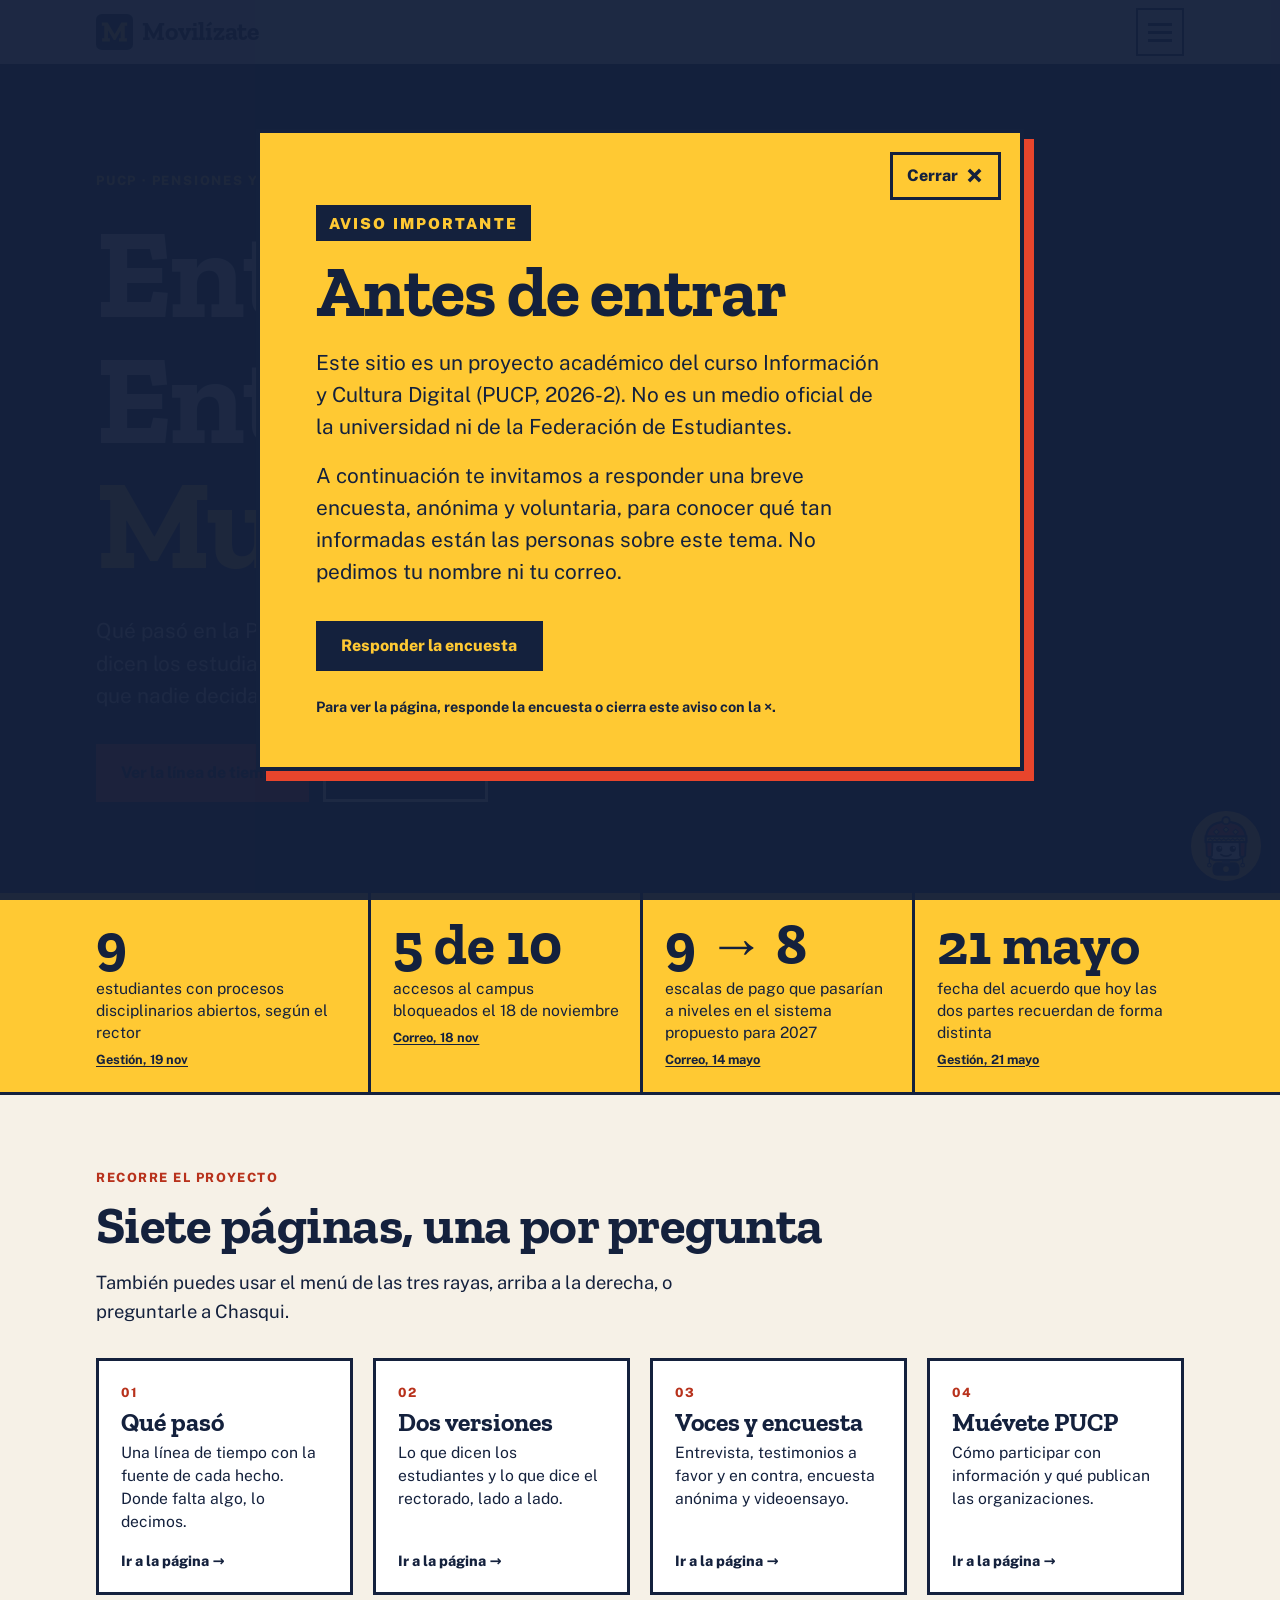
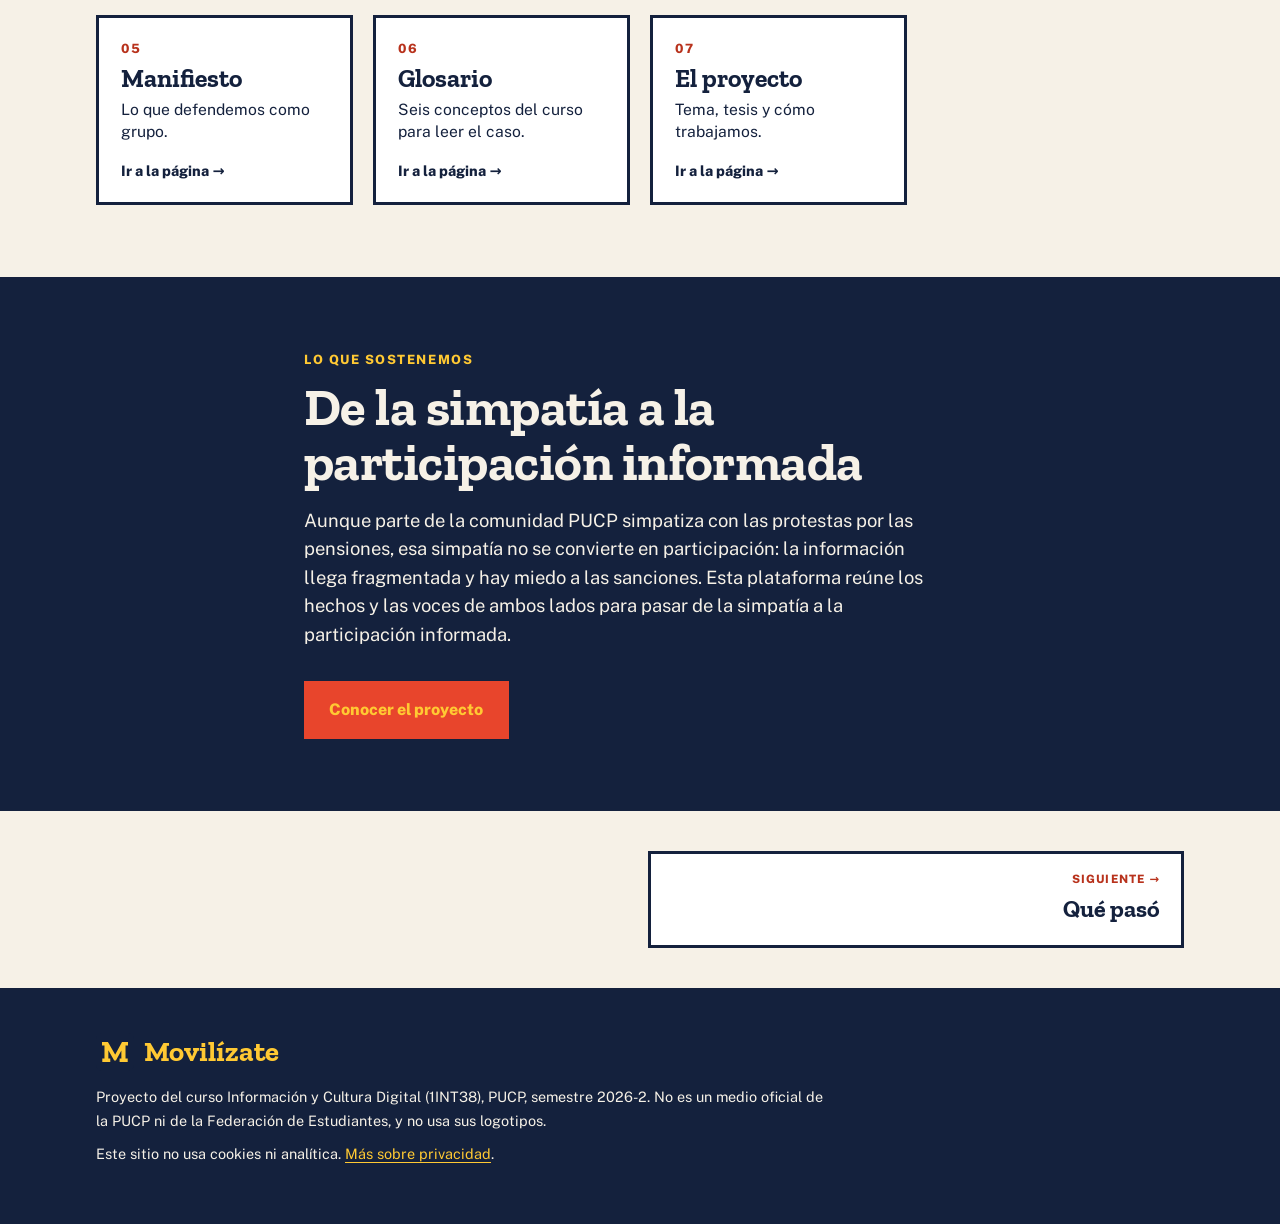
<file: index.html>
<!DOCTYPE html>
<html lang="es">
<head>
  <meta charset="utf-8">
  <meta name="viewport" content="width=device-width, initial-scale=1">
  <title>Inicio · Movilízate</title>
  <meta name="description" content="Movilízate: qué pasó en la PUCP con las pensiones y las protestas estudiantiles de 2026, con fuentes y con las voces de todas las partes. Proyecto académico del curso Información y Cultura Digital.">
  <link rel="icon" type="image/svg+xml" href="img/favicon.svg">
  <link rel="preload" href="fonts/zilla-slab-latin-700-normal.woff2" as="font" type="font/woff2" crossorigin>
  <link rel="preload" href="fonts/public-sans-latin-wght-normal.woff2" as="font" type="font/woff2" crossorigin>
  <link rel="stylesheet" href="css/style.css">
</head>
<body data-pagina="inicio">
  <a class="saltar" href="#contenido">Ir al contenido</a>
  <noscript><nav class="sin-js-nav" aria-label="Principal"><ul><li><a href="index.html">Inicio</a></li><li><a href="que-paso.html">Qué pasó</a></li><li><a href="versiones.html">Dos versiones</a></li><li><a href="voces.html">Voces y encuesta</a></li><li><a href="muevete.html">Muévete PUCP</a></li><li><a href="manifiesto.html">Manifiesto</a></li><li><a href="glosario.html">Glosario</a></li><li><a href="proyecto.html">El proyecto</a></li><li><a href="privacidad.html">Privacidad</a></li></ul></nav></noscript>

  <main id="contenido">
    <section class="hero" aria-labelledby="h-hero">
      <div class="contenedor">
        <p class="hero-etiqueta">PUCP · pensiones y protestas · 2026</p>
        <h1 id="h-hero">Entérate.<br>Entiende.<br><span class="resalte">Muévete.</span></h1>
        <p class="hero-texto">Qué pasó en la PUCP desde mayo, con fuentes, con lo que dicen los estudiantes y con lo que dice el rectorado. Para que nadie decida desde el rumor.</p>
        <div class="hero-botones">
          <a class="boton boton-primario" href="que-paso.html">Ver la línea de tiempo</a>
          <a class="boton boton-secundario" href="muevete.html">Cómo sumarte</a>
        </div>
      </div>
    </section>

    <section class="cifras" aria-label="Datos clave">
      <div class="contenedor">
        <ul class="cifras-lista">
          <li><span class="cifra">9</span><span class="cifra-texto">estudiantes con procesos disciplinarios abiertos, según el rector</span><a class="cifra-fuente" href="https://gestion.pe/peru/estudiantes-de-la-pucp-bloquean-accesos-por-rechazo-a-nuevo-sistema-de-pensiones-noticia/" target="_blank" rel="noopener noreferrer">Gestión, 19 nov</a></li>
          <li><span class="cifra">5 de 10</span><span class="cifra-texto">accesos al campus bloqueados el 18 de noviembre</span><a class="cifra-fuente" href="https://diariocorreo.pe/edicion/lima/estudiantes-de-la-pucp-toman-rectorado-en-protesta-por-nuevo-sistema-de-pensiones-noticia/" target="_blank" rel="noopener noreferrer">Correo, 18 nov</a></li>
          <li><span class="cifra">9 → 8</span><span class="cifra-texto">escalas de pago que pasarían a niveles en el sistema propuesto para 2027</span><a class="cifra-fuente" href="https://diariocorreo.pe/edicion/lima/pucp-asegura-que-nuevo-sistema-de-pensiones-mantendra-becas-y-descarta-represalias-tras-protestas-noticia/" target="_blank" rel="noopener noreferrer">Correo, 14 mayo</a></li>
          <li><span class="cifra">21 mayo</span><span class="cifra-texto">fecha del acuerdo que hoy las dos partes recuerdan de forma distinta</span><a class="cifra-fuente" href="https://gestion.pe/peru/pucp-rectorado-y-estudiantes-alcanzan-acuerdo-tras-dialogo-por-nuevo-sistema-de-pensiones-noticia/" target="_blank" rel="noopener noreferrer">Gestión, 21 mayo</a></li>
        </ul>
      </div>
    </section>

    <section class="bloque" aria-labelledby="h-recorrido">
      <div class="contenedor">
        <p class="bloque-etiqueta">Recorre el proyecto</p>
        <h2 id="h-recorrido">Siete páginas, una por pregunta</h2>
        <p class="bloque-intro">También puedes usar el menú de las tres rayas, arriba a la derecha, o preguntarle a Chasqui.</p>
        <ul class="recorrido">
          <li><a class="pagina-card" href="que-paso.html"><span class="num">01</span><h3>Qué pasó</h3><p>Una línea de tiempo con la fuente de cada hecho. Donde falta algo, lo decimos.</p><span class="ir">Ir a la página →</span></a></li>
          <li><a class="pagina-card" href="versiones.html"><span class="num">02</span><h3>Dos versiones</h3><p>Lo que dicen los estudiantes y lo que dice el rectorado, lado a lado.</p><span class="ir">Ir a la página →</span></a></li>
          <li><a class="pagina-card" href="voces.html"><span class="num">03</span><h3>Voces y encuesta</h3><p>Entrevista, testimonios a favor y en contra, encuesta anónima y videoensayo.</p><span class="ir">Ir a la página →</span></a></li>
          <li><a class="pagina-card" href="muevete.html"><span class="num">04</span><h3>Muévete PUCP</h3><p>Cómo participar con información y qué publican las organizaciones.</p><span class="ir">Ir a la página →</span></a></li>
          <li><a class="pagina-card" href="manifiesto.html"><span class="num">05</span><h3>Manifiesto</h3><p>Lo que defendemos como grupo.</p><span class="ir">Ir a la página →</span></a></li>
          <li><a class="pagina-card" href="glosario.html"><span class="num">06</span><h3>Glosario</h3><p>Seis conceptos del curso para leer el caso.</p><span class="ir">Ir a la página →</span></a></li>
          <li><a class="pagina-card" href="proyecto.html"><span class="num">07</span><h3>El proyecto</h3><p>Tema, tesis y cómo trabajamos.</p><span class="ir">Ir a la página →</span></a></li>
        </ul>
      </div>
    </section>

    <section class="bloque bloque-oscuro" aria-labelledby="h-tesis">
      <div class="contenedor contenedor-texto">
        <p class="bloque-etiqueta">Lo que sostenemos</p>
        <h2 id="h-tesis">De la simpatía a la participación informada</h2>
        <p class="bloque-intro">Aunque parte de la comunidad PUCP simpatiza con las protestas por las pensiones, esa simpatía no se convierte en participación: la información llega fragmentada y hay miedo a las sanciones. Esta plataforma reúne los hechos y las voces de ambos lados para pasar de la simpatía a la participación informada.</p>
        <a class="boton boton-primario" href="proyecto.html">Conocer el proyecto</a>
      </div>
    </section>

  </main>

  <script src="js/modal.js"></script>
  <script src="data/encuesta.js"></script>
  <script src="js/encuesta.js"></script>
  <script src="js/layout.js"></script>
  <script src="js/app.js"></script>
  <script src="data/chasqui.js"></script>
  <script src="js/chasqui.js"></script>
</body>
</html>
</file>
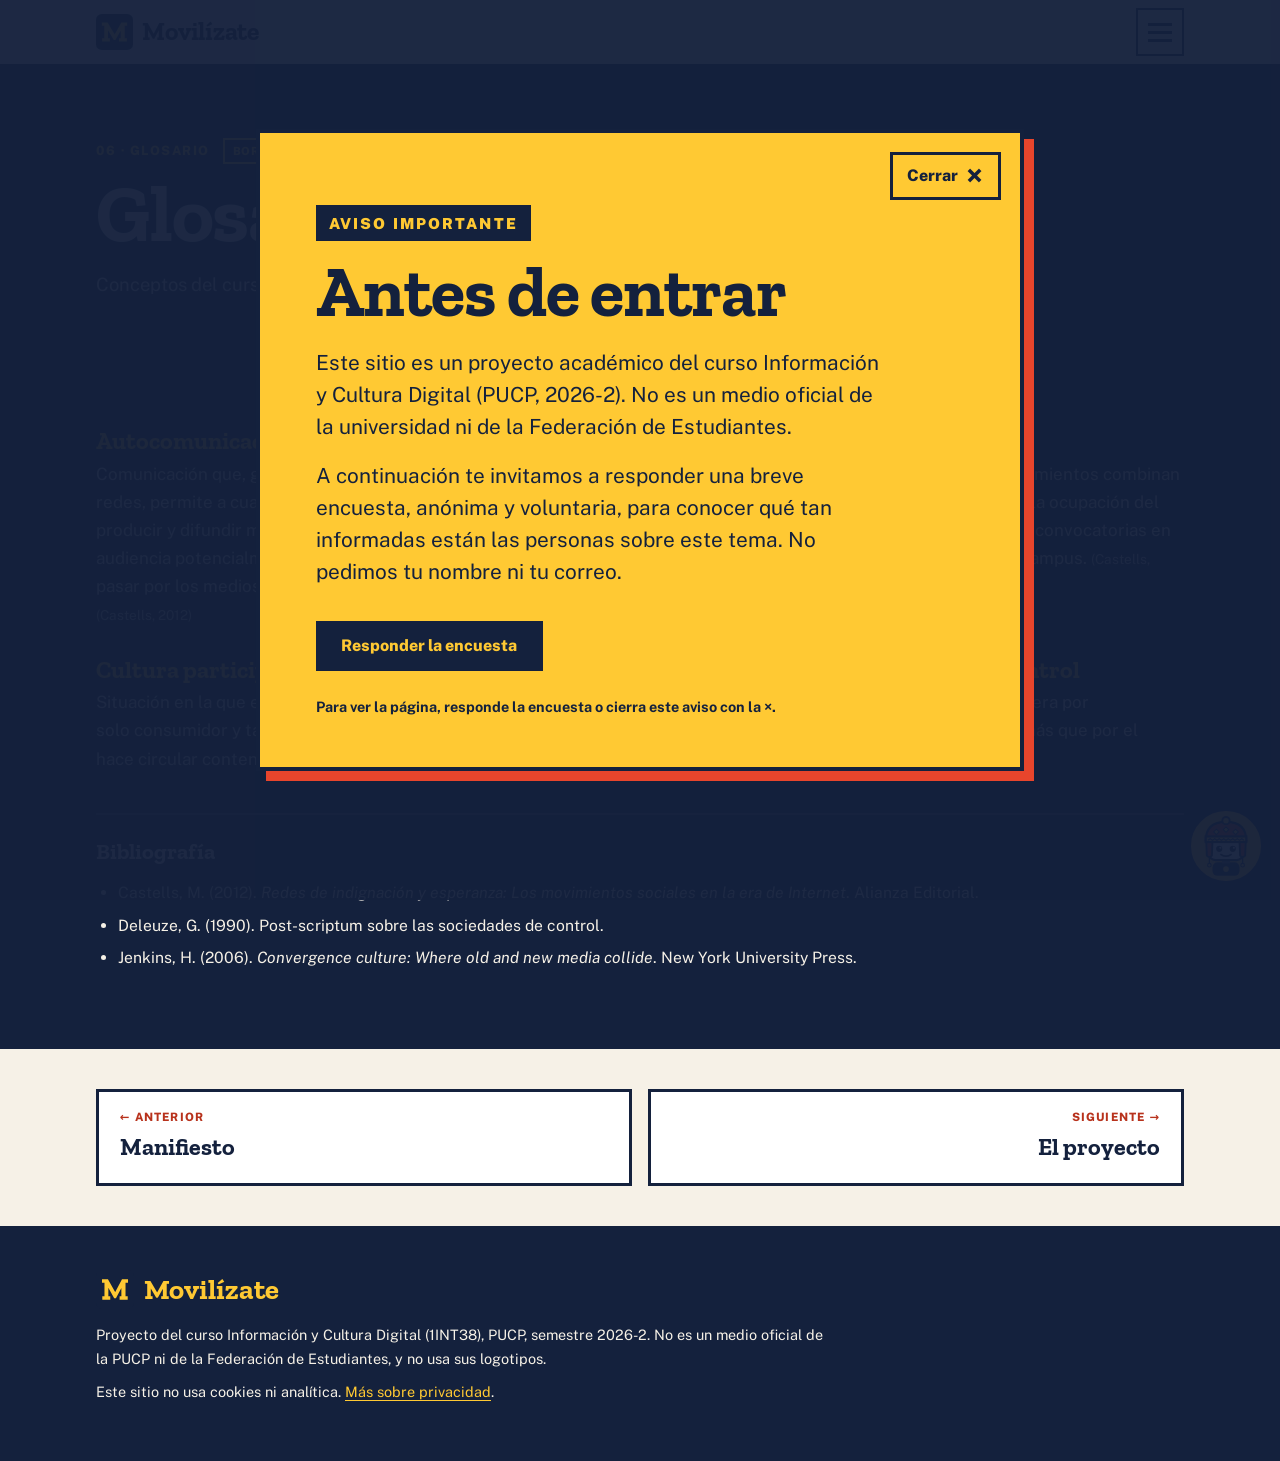
<file: glosario.html>
<!DOCTYPE html>
<html lang="es">
<head>
  <meta charset="utf-8">
  <meta name="viewport" content="width=device-width, initial-scale=1">
  <title>Glosario · Movilízate</title>
  <meta name="description" content="Seis conceptos del curso Información y Cultura Digital para leer las movilizaciones estudiantiles en la PUCP.">
  <link rel="icon" type="image/svg+xml" href="img/favicon.svg">
  <link rel="preload" href="fonts/zilla-slab-latin-700-normal.woff2" as="font" type="font/woff2" crossorigin>
  <link rel="preload" href="fonts/public-sans-latin-wght-normal.woff2" as="font" type="font/woff2" crossorigin>
  <link rel="stylesheet" href="css/style.css">
</head>
<body data-pagina="glosario">
  <a class="saltar" href="#contenido">Ir al contenido</a>
  <noscript><nav class="sin-js-nav" aria-label="Principal"><ul><li><a href="index.html">Inicio</a></li><li><a href="que-paso.html">Qué pasó</a></li><li><a href="versiones.html">Dos versiones</a></li><li><a href="voces.html">Voces y encuesta</a></li><li><a href="muevete.html">Muévete PUCP</a></li><li><a href="manifiesto.html">Manifiesto</a></li><li><a href="glosario.html">Glosario</a></li><li><a href="proyecto.html">El proyecto</a></li><li><a href="privacidad.html">Privacidad</a></li></ul></nav></noscript>

  <main id="contenido">
    <section class="pagina-cab">
      <div class="contenedor">
        <p class="bloque-etiqueta">06 · Glosario <span class="chip-borrador">Borrador</span></p>
        <h1>Glosario</h1>
        <p class="bloque-intro">Conceptos del curso para leer este caso.</p>
      </div>
    </section>
    <section class="bloque bloque-oscuro" aria-label="Glosario">
      <div class="contenedor">
        <dl class="glosario">
          <div>
            <dt>Autocomunicación de masas</dt>
            <dd>Comunicación que, gracias a internet y las redes, permite a cualquier persona producir y difundir mensajes ante una audiencia potencialmente masiva, sin pasar por los medios tradicionales. <span class="cita">(Castells, 2012)</span></dd>
          </div>
          <div>
            <dt>Contrapoder</dt>
            <dd>Capacidad de actores sociales para desafiar las relaciones de poder institucionalizadas y cambiarlas. <span class="cita">(Castells, 2012)</span></dd>
          </div>
          <div>
            <dt>Espacio híbrido</dt>
            <dd>Espacio donde los movimientos combinan las redes digitales con la ocupación del espacio físico. Aquí: las convocatorias en redes y las tomas del campus. <span class="cita">(Castells, 2012)</span></dd>
          </div>
          <div>
            <dt>Cultura participativa</dt>
            <dd>Situación en la que el público deja de ser solo consumidor y también produce y hace circular contenidos. <span class="cita">(Jenkins, 2006)</span></dd>
          </div>
          <div>
            <dt>Inteligencia colectiva</dt>
            <dd>Conocimiento que se construye entre muchas personas, cada una aportando una parte. <span class="cita">(Jenkins, 2006)</span></dd>
          </div>
          <div>
            <dt>Sociedades de control</dt>
            <dd>Forma de poder que opera por modulación continua, más que por el encierro. <span class="cita">(Deleuze, 1990)</span></dd>
          </div>
        </dl>
        <div class="bibliografia">
          <h3>Bibliografía</h3>
          <ul>
            <li>Castells, M. (2012). <em>Redes de indignación y esperanza: Los movimientos sociales en la era de Internet</em>. Alianza Editorial.</li>
            <li>Deleuze, G. (1990). Post-scriptum sobre las sociedades de control.</li>
            <li>Jenkins, H. (2006). <em>Convergence culture: Where old and new media collide</em>. New York University Press.</li>
          </ul>
        </div>
      </div>
    </section>

  </main>

  <script src="js/modal.js"></script>
  <script src="data/encuesta.js"></script>
  <script src="js/encuesta.js"></script>
  <script src="js/layout.js"></script>
  <script src="js/app.js"></script>
  <script src="data/chasqui.js"></script>
  <script src="js/chasqui.js"></script>
</body>
</html>
</file>
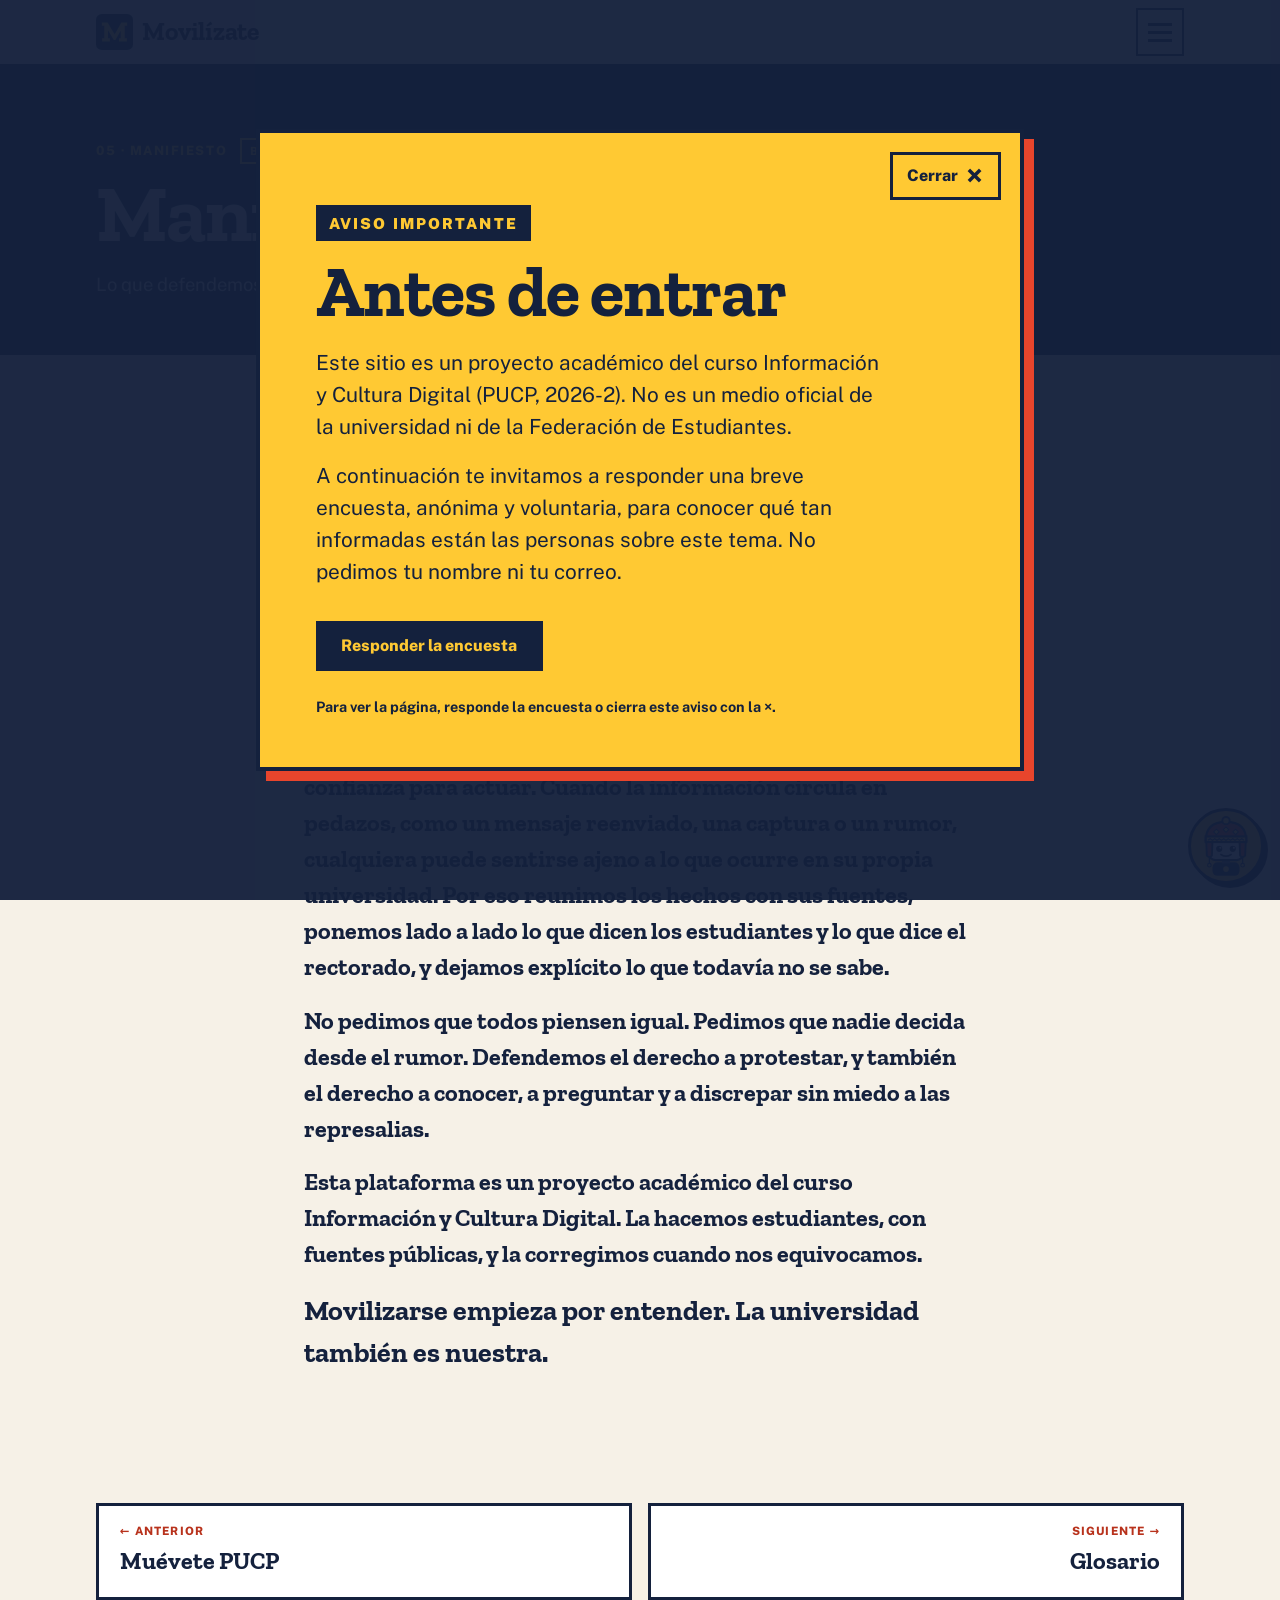
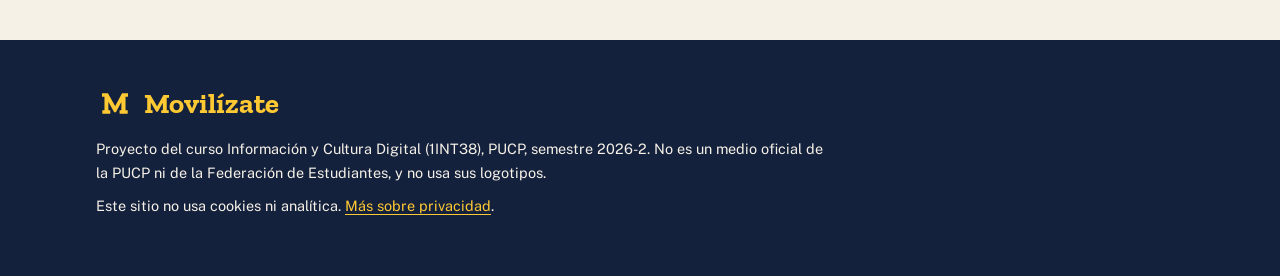
<file: manifiesto.html>
<!DOCTYPE html>
<html lang="es">
<head>
  <meta charset="utf-8">
  <meta name="viewport" content="width=device-width, initial-scale=1">
  <title>Manifiesto · Movilízate</title>
  <meta name="description" content="Manifiesto del proyecto Movilízate: una comunidad universitaria informada es una comunidad que puede decidir.">
  <link rel="icon" type="image/svg+xml" href="img/favicon.svg">
  <link rel="preload" href="fonts/zilla-slab-latin-700-normal.woff2" as="font" type="font/woff2" crossorigin>
  <link rel="preload" href="fonts/public-sans-latin-wght-normal.woff2" as="font" type="font/woff2" crossorigin>
  <link rel="stylesheet" href="css/style.css">
</head>
<body data-pagina="manifiesto">
  <a class="saltar" href="#contenido">Ir al contenido</a>
  <noscript><nav class="sin-js-nav" aria-label="Principal"><ul><li><a href="index.html">Inicio</a></li><li><a href="que-paso.html">Qué pasó</a></li><li><a href="versiones.html">Dos versiones</a></li><li><a href="voces.html">Voces y encuesta</a></li><li><a href="muevete.html">Muévete PUCP</a></li><li><a href="manifiesto.html">Manifiesto</a></li><li><a href="glosario.html">Glosario</a></li><li><a href="proyecto.html">El proyecto</a></li><li><a href="privacidad.html">Privacidad</a></li></ul></nav></noscript>

  <main id="contenido">
    <section class="pagina-cab">
      <div class="contenedor">
        <p class="bloque-etiqueta">05 · Manifiesto <span class="chip-borrador">Borrador</span></p>
        <h1>Manifiesto</h1>
        <p class="bloque-intro">Lo que defendemos como grupo.</p>
      </div>
    </section>
    <section class="bloque" aria-label="Manifiesto">
      <div class="contenedor contenedor-texto">
        <div class="manifiesto">
          <p>Movilízate nace de una convicción: una comunidad universitaria informada es una comunidad que puede decidir. En mayo de 2026, el anuncio de un nuevo sistema de pensiones sacudió a la PUCP. En noviembre, los procesos disciplinarios reabrieron el conflicto. Entre una fecha y otra, mucha gente simpatizó con las protestas, pero pocas personas supieron explicar qué se acordó, qué se incumplió y qué está en juego.</p>
          <p>Creemos que el movimiento estudiantil no se debilita por falta de razones, sino por falta de información compartida y de confianza para actuar. Cuando la información circula en pedazos, como un mensaje reenviado, una captura o un rumor, cualquiera puede sentirse ajeno a lo que ocurre en su propia universidad. Por eso reunimos los hechos con sus fuentes, ponemos lado a lado lo que dicen los estudiantes y lo que dice el rectorado, y dejamos explícito lo que todavía no se sabe.</p>
          <p>No pedimos que todos piensen igual. Pedimos que nadie decida desde el rumor. Defendemos el derecho a protestar, y también el derecho a conocer, a preguntar y a discrepar sin miedo a las represalias.</p>
          <p>Esta plataforma es un proyecto académico del curso Información y Cultura Digital. La hacemos estudiantes, con fuentes públicas, y la corregimos cuando nos equivocamos.</p>
          <p>Movilizarse empieza por entender. La universidad también es nuestra.</p>
        </div>
      </div>
    </section>

  </main>

  <script src="js/modal.js"></script>
  <script src="data/encuesta.js"></script>
  <script src="js/encuesta.js"></script>
  <script src="js/layout.js"></script>
  <script src="js/app.js"></script>
  <script src="data/chasqui.js"></script>
  <script src="js/chasqui.js"></script>
</body>
</html>
</file>
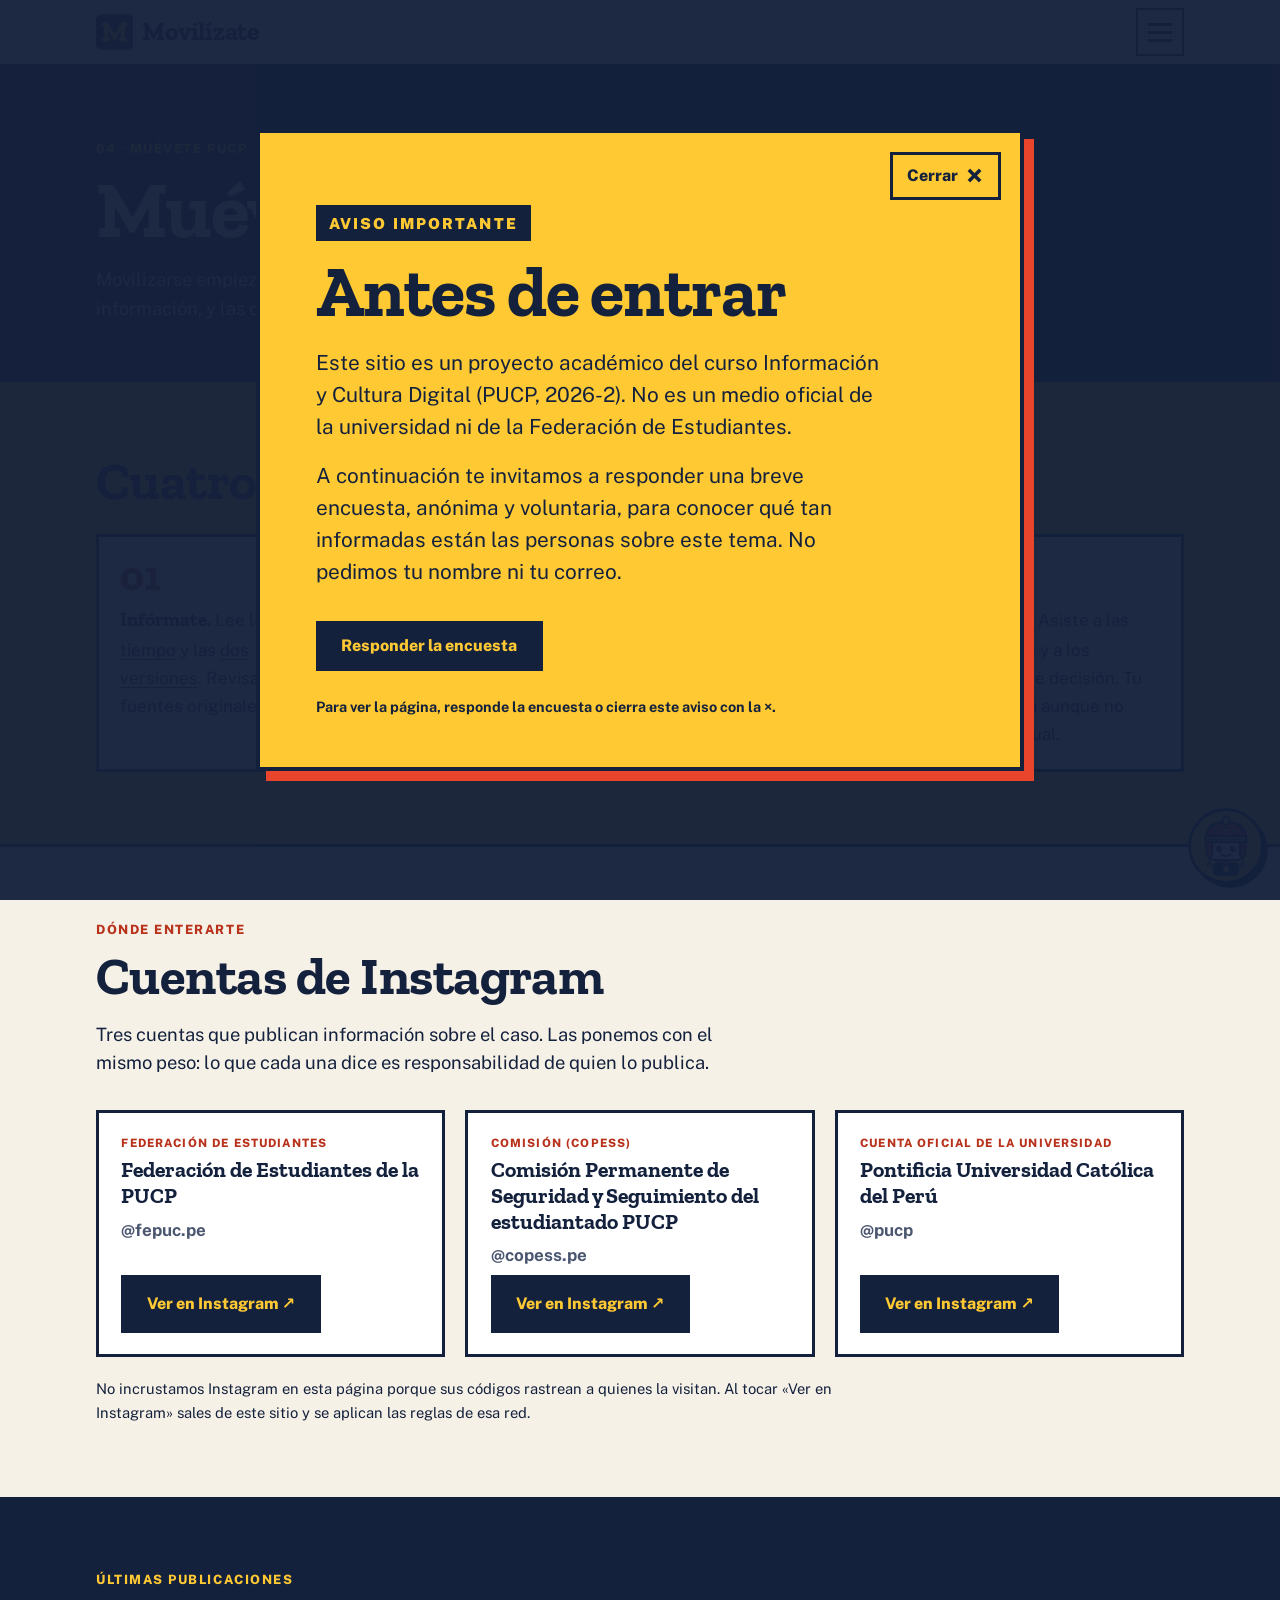
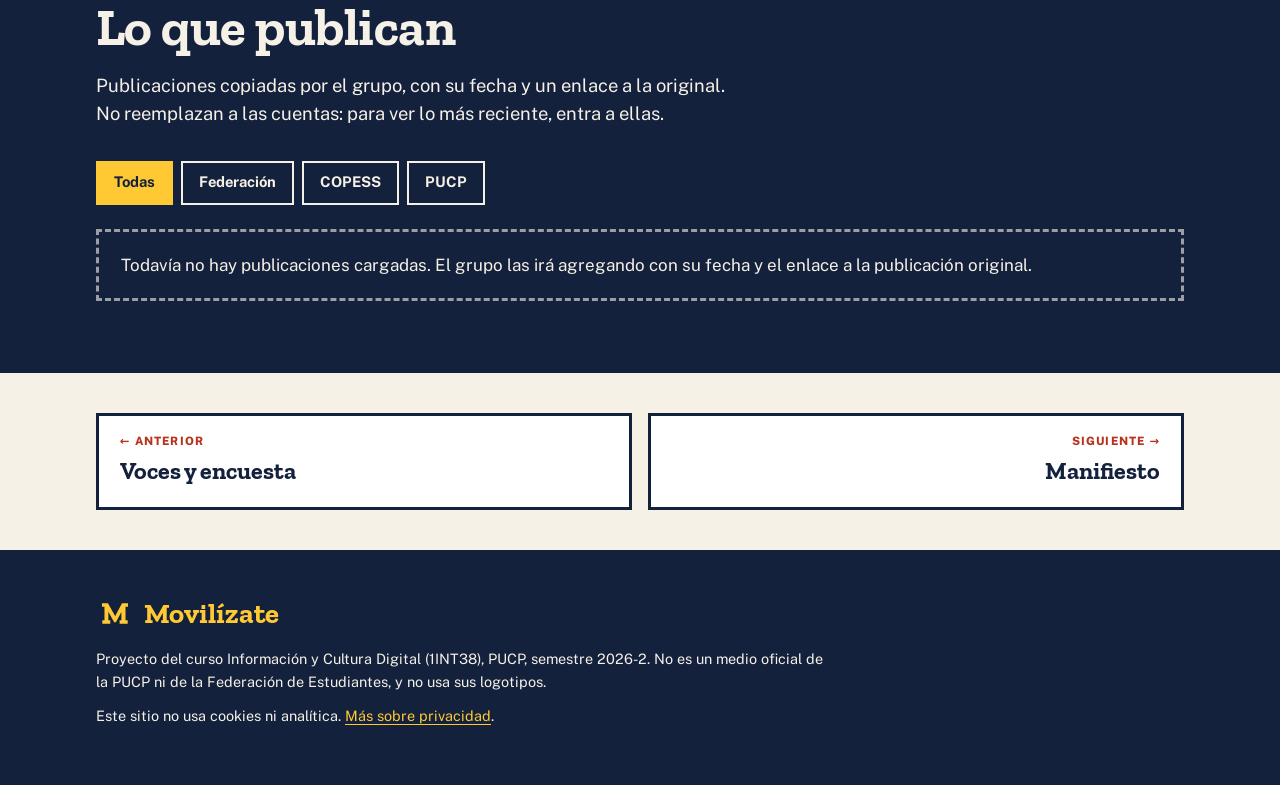
<file: muevete.html>
<!DOCTYPE html>
<html lang="es">
<head>
  <meta charset="utf-8">
  <meta name="viewport" content="width=device-width, initial-scale=1">
  <title>Muévete PUCP · Movilízate</title>
  <meta name="description" content="Cómo participar con información en las movilizaciones estudiantiles de la PUCP y qué publican la Federación de Estudiantes, COPESS y la universidad.">
  <link rel="icon" type="image/svg+xml" href="img/favicon.svg">
  <link rel="preload" href="fonts/zilla-slab-latin-700-normal.woff2" as="font" type="font/woff2" crossorigin>
  <link rel="preload" href="fonts/public-sans-latin-wght-normal.woff2" as="font" type="font/woff2" crossorigin>
  <link rel="stylesheet" href="css/style.css">
</head>
<body data-pagina="muevete">
  <a class="saltar" href="#contenido">Ir al contenido</a>
  <noscript><nav class="sin-js-nav" aria-label="Principal"><ul><li><a href="index.html">Inicio</a></li><li><a href="que-paso.html">Qué pasó</a></li><li><a href="versiones.html">Dos versiones</a></li><li><a href="voces.html">Voces y encuesta</a></li><li><a href="muevete.html">Muévete PUCP</a></li><li><a href="manifiesto.html">Manifiesto</a></li><li><a href="glosario.html">Glosario</a></li><li><a href="proyecto.html">El proyecto</a></li><li><a href="privacidad.html">Privacidad</a></li></ul></nav></noscript>

  <main id="contenido">
    <section class="pagina-cab">
      <div class="contenedor">
        <p class="bloque-etiqueta">04 · Muévete PUCP</p>
        <h1>Muévete PUCP</h1>
        <p class="bloque-intro">Movilizarse empieza por entender. Cuatro pasos para participar con información, y las cuentas donde se anuncian asambleas y convocatorias.</p>
      </div>
    </section>
    <section class="bloque bloque-amarillo" aria-labelledby="h-pasos">
      <div class="contenedor">
        <h2 id="h-pasos">Cuatro pasos</h2>
        <ol class="pasos">
          <li><strong>Infórmate.</strong> Lee la <a href="que-paso.html">línea de tiempo</a> y las <a href="versiones.html">dos versiones</a>. Revisa las fuentes originales.</li>
          <li><strong>Pregunta a los dos lados.</strong> Habla con quienes protestan y con quienes no. Pide el texto de los acuerdos.</li>
          <li><strong>Conversa.</strong> Comparte lo que aprendiste con tus compañeros de facultad y de curso.</li>
          <li><strong>Participa.</strong> Asiste a las asambleas y a los espacios de decisión. Tu voz cuenta aunque no pienses igual.</li>
        </ol>
      </div>
    </section>

    <section class="bloque" id="cuentas-seccion" aria-labelledby="h-cuentas">
      <div class="contenedor">
        <p class="bloque-etiqueta">Dónde enterarte</p>
        <h2 id="h-cuentas">Cuentas de Instagram</h2>
        <p class="bloque-intro">Tres cuentas que publican información sobre el caso. Las ponemos con el mismo peso: lo que cada una dice es responsabilidad de quien lo publica.</p>
        <ul class="cuentas" id="cuentas"></ul>
        <p class="nota-redes">No incrustamos Instagram en esta página porque sus códigos rastrean a quienes la visitan. Al tocar «Ver en Instagram» sales de este sitio y se aplican las reglas de esa red.</p>
      </div>
    </section>

    <section class="bloque bloque-oscuro" id="publicaciones" aria-labelledby="h-pubs">
      <div class="contenedor">
        <p class="bloque-etiqueta">Últimas publicaciones</p>
        <h2 id="h-pubs">Lo que publican</h2>
        <p class="bloque-intro">Publicaciones copiadas por el grupo, con su fecha y un enlace a la original. No reemplazan a las cuentas: para ver lo más reciente, entra a ellas.</p>
        <div class="filtros" id="filtros" role="group" aria-label="Filtrar por cuenta"></div>
        <ul class="pubs" id="publicaciones-lista"></ul>
      </div>
    </section>

  </main>

  <script src="js/modal.js"></script>
  <script src="data/encuesta.js"></script>
  <script src="js/encuesta.js"></script>
  <script src="js/layout.js"></script>
  <script src="data/publicaciones.js"></script>
  <script src="js/app.js"></script>
  <script src="data/chasqui.js"></script>
  <script src="js/chasqui.js"></script>
</body>
</html>
</file>
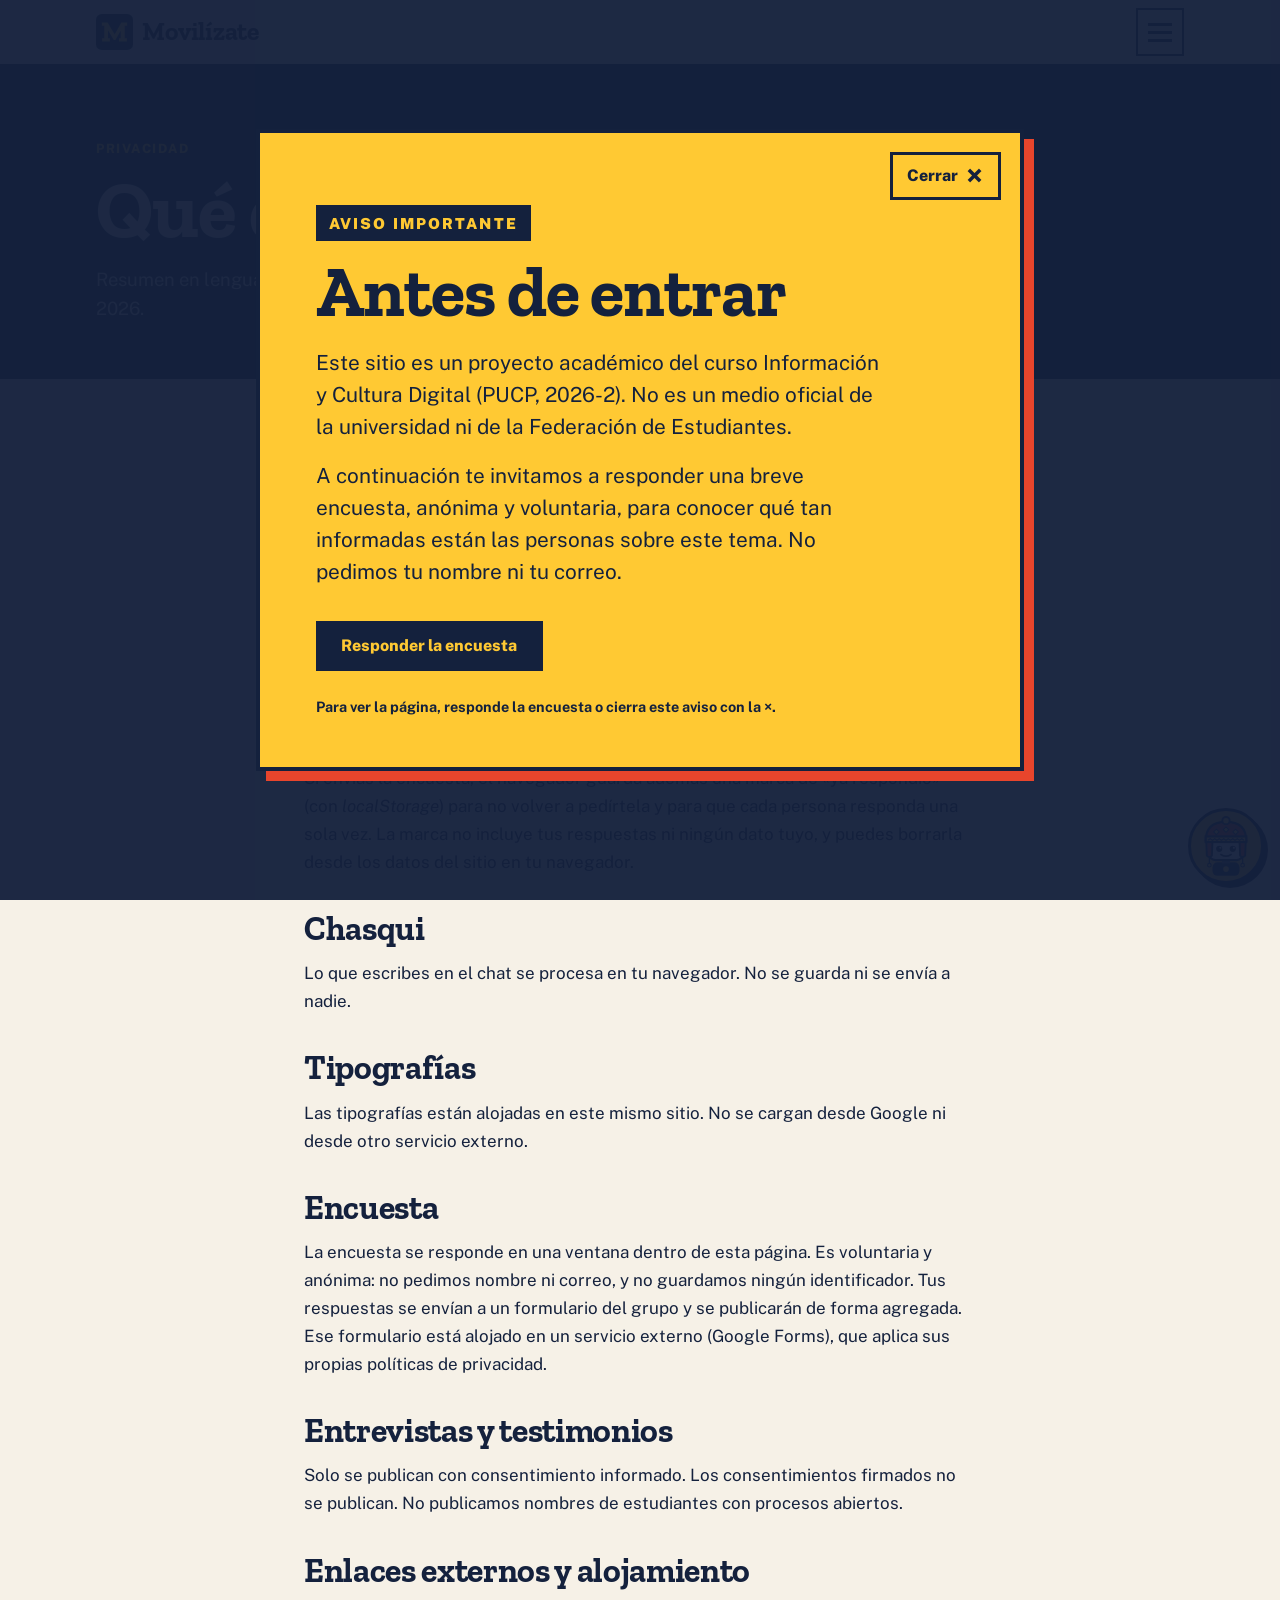
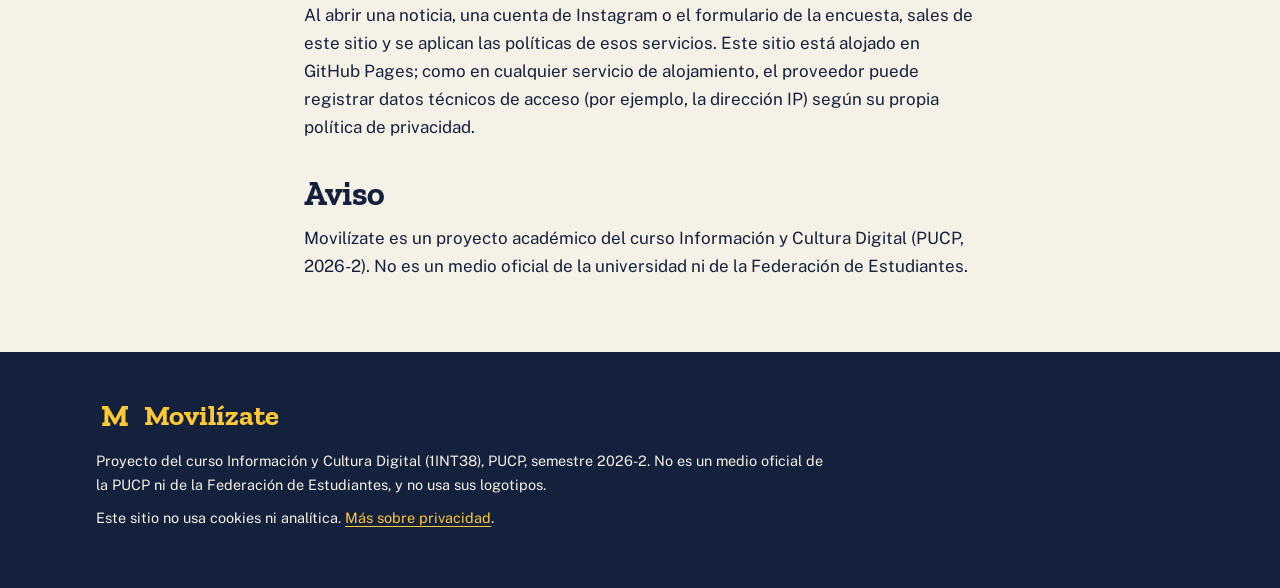
<file: privacidad.html>
<!DOCTYPE html>
<html lang="es">
<head>
  <meta charset="utf-8">
  <meta name="viewport" content="width=device-width, initial-scale=1">
  <title>Privacidad · Movilízate</title>
  <meta name="description" content="Qué datos usa y qué datos no usa Movilízate: sin cookies, sin analítica, encuesta anónima.">
  <link rel="icon" type="image/svg+xml" href="img/favicon.svg">
  <link rel="preload" href="fonts/zilla-slab-latin-700-normal.woff2" as="font" type="font/woff2" crossorigin>
  <link rel="preload" href="fonts/public-sans-latin-wght-normal.woff2" as="font" type="font/woff2" crossorigin>
  <link rel="stylesheet" href="css/style.css">
</head>
<body data-pagina="privacidad">
  <a class="saltar" href="#contenido">Ir al contenido</a>
  <noscript><nav class="sin-js-nav" aria-label="Principal"><ul><li><a href="index.html">Inicio</a></li><li><a href="que-paso.html">Qué pasó</a></li><li><a href="versiones.html">Dos versiones</a></li><li><a href="voces.html">Voces y encuesta</a></li><li><a href="muevete.html">Muévete PUCP</a></li><li><a href="manifiesto.html">Manifiesto</a></li><li><a href="glosario.html">Glosario</a></li><li><a href="proyecto.html">El proyecto</a></li><li><a href="privacidad.html">Privacidad</a></li></ul></nav></noscript>

  <main id="contenido">
    <section class="pagina-cab">
      <div class="contenedor">
        <p class="bloque-etiqueta">Privacidad</p>
        <h1>Qué datos usa este sitio</h1>
        <p class="bloque-intro">Resumen en lenguaje simple. Última actualización: 23 de noviembre de 2026.</p>
      </div>
    </section>
    <section class="bloque" aria-label="Privacidad">
      <div class="contenedor contenedor-texto texto-largo">
        <h2>No usamos cookies ni analítica</h2>
        <p>Este sitio no instala cookies, no mide visitas con herramientas de terceros y no carga rastreadores. Por eso no mostramos un cartel de cookies.</p>
        <h2>Lo único que se guarda en tu navegador</h2>
        <p>Si cierras el aviso importante o el mensaje de Chasqui, el navegador recuerda esa decisión mientras tengas la pestaña abierta (con <em>sessionStorage</em>), para que no vuelvan a aparecer en cada página. Se borra al cerrar la pestaña y no se envía a ningún servidor.</p>
        <p>Si envías la encuesta, el navegador guarda además una marca de «ya respondió» (con <em>localStorage</em>) para no volver a pedírtela y para que cada persona responda una sola vez. La marca no incluye tus respuestas ni ningún dato tuyo, y puedes borrarla desde los datos del sitio en tu navegador.</p>
        <h2>Chasqui</h2>
        <p>Lo que escribes en el chat se procesa en tu navegador. No se guarda ni se envía a nadie.</p>
        <h2>Tipografías</h2>
        <p>Las tipografías están alojadas en este mismo sitio. No se cargan desde Google ni desde otro servicio externo.</p>
        <h2>Encuesta</h2>
        <p>La encuesta se responde en una ventana dentro de esta página. Es voluntaria y anónima: no pedimos nombre ni correo, y no guardamos ningún identificador. Tus respuestas se envían a un formulario del grupo y se publicarán de forma agregada. Ese formulario está alojado en un servicio externo (Google Forms), que aplica sus propias políticas de privacidad.</p>
        <h2>Entrevistas y testimonios</h2>
        <p>Solo se publican con consentimiento informado. Los consentimientos firmados no se publican. No publicamos nombres de estudiantes con procesos abiertos.</p>
        <h2>Enlaces externos y alojamiento</h2>
        <p>Al abrir una noticia, una cuenta de Instagram o el formulario de la encuesta, sales de este sitio y se aplican las políticas de esos servicios. Este sitio está alojado en GitHub Pages; como en cualquier servicio de alojamiento, el proveedor puede registrar datos técnicos de acceso (por ejemplo, la dirección IP) según su propia política de privacidad.</p>
        <h2>Aviso</h2>
        <p>Movilízate es un proyecto académico del curso Información y Cultura Digital (PUCP, 2026-2). No es un medio oficial de la universidad ni de la Federación de Estudiantes.</p>
      </div>
    </section>

  </main>

  <script src="js/modal.js"></script>
  <script src="data/encuesta.js"></script>
  <script src="js/encuesta.js"></script>
  <script src="js/layout.js"></script>
  <script src="js/app.js"></script>
  <script src="data/chasqui.js"></script>
  <script src="js/chasqui.js"></script>
</body>
</html>
</file>
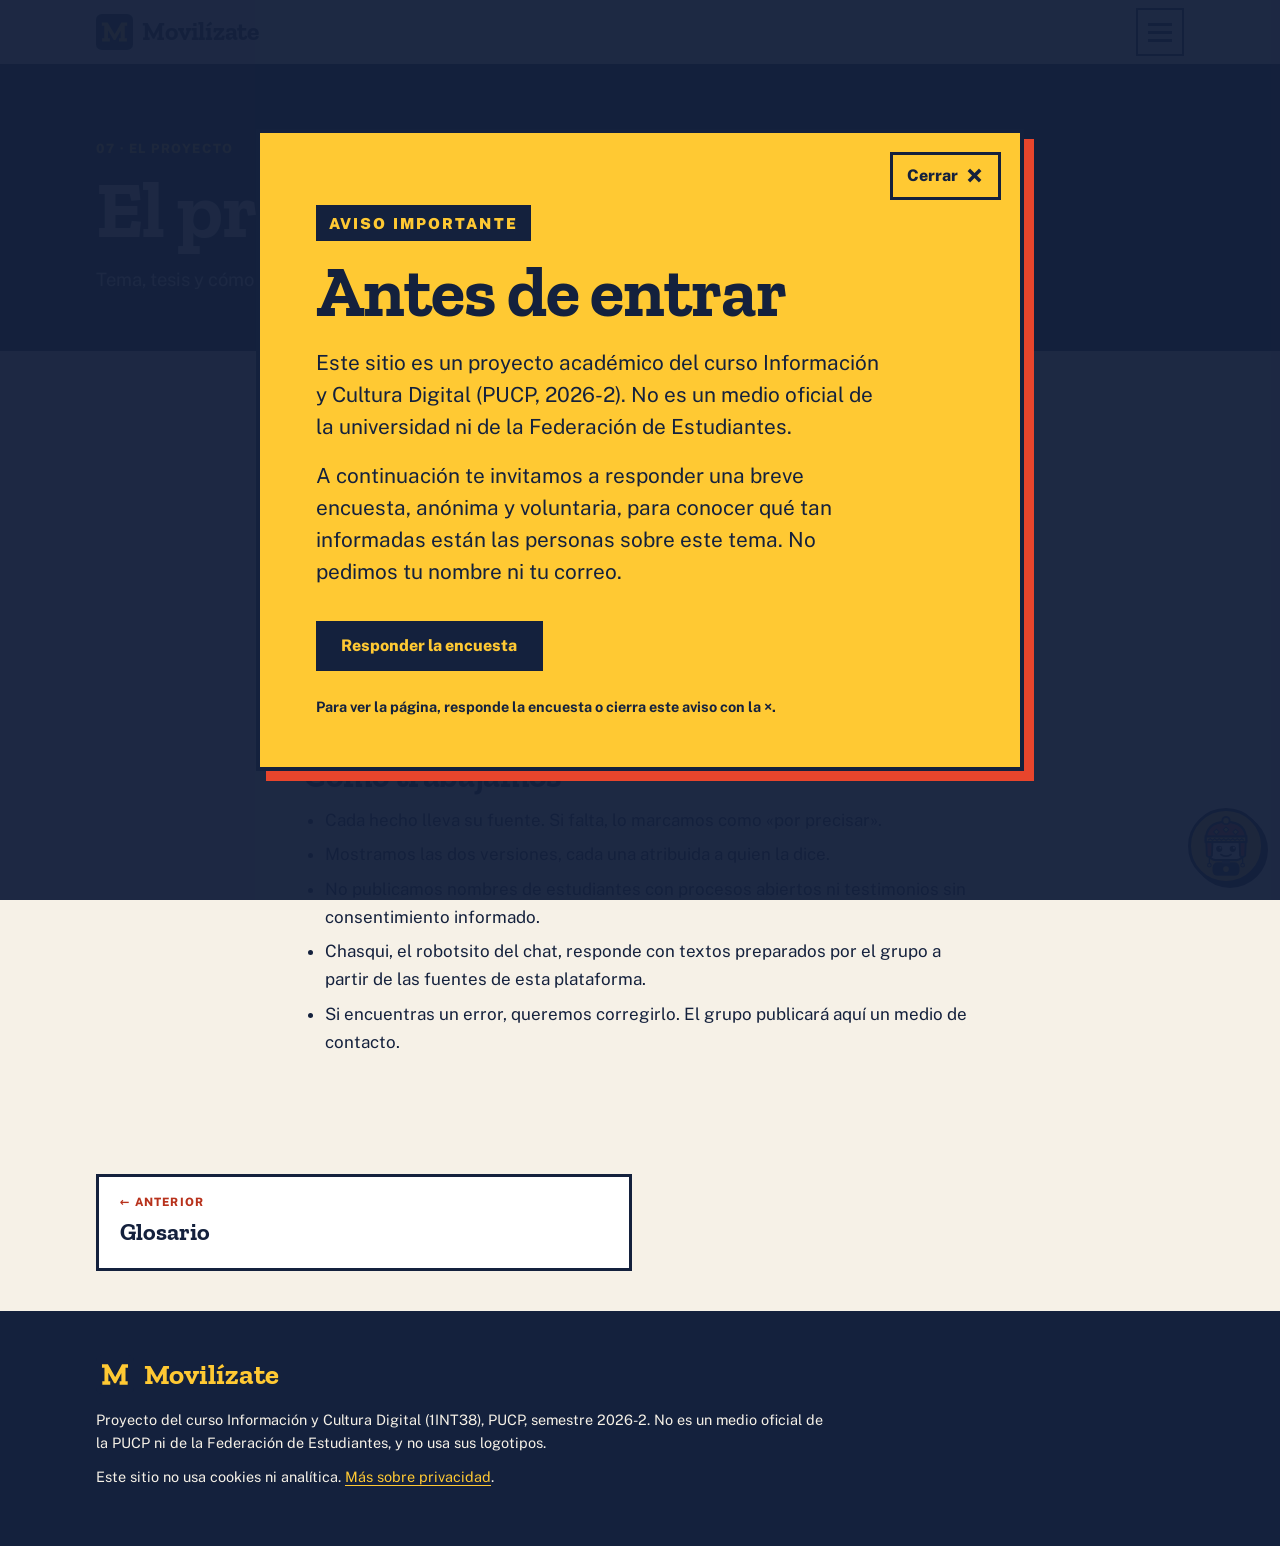
<file: proyecto.html>
<!DOCTYPE html>
<html lang="es">
<head>
  <meta charset="utf-8">
  <meta name="viewport" content="width=device-width, initial-scale=1">
  <title>El proyecto · Movilízate</title>
  <meta name="description" content="Tema, tesis y forma de trabajo de Movilízate, proyecto del curso Información y Cultura Digital (PUCP, 2026-2).">
  <link rel="icon" type="image/svg+xml" href="img/favicon.svg">
  <link rel="preload" href="fonts/zilla-slab-latin-700-normal.woff2" as="font" type="font/woff2" crossorigin>
  <link rel="preload" href="fonts/public-sans-latin-wght-normal.woff2" as="font" type="font/woff2" crossorigin>
  <link rel="stylesheet" href="css/style.css">
</head>
<body data-pagina="proyecto">
  <a class="saltar" href="#contenido">Ir al contenido</a>
  <noscript><nav class="sin-js-nav" aria-label="Principal"><ul><li><a href="index.html">Inicio</a></li><li><a href="que-paso.html">Qué pasó</a></li><li><a href="versiones.html">Dos versiones</a></li><li><a href="voces.html">Voces y encuesta</a></li><li><a href="muevete.html">Muévete PUCP</a></li><li><a href="manifiesto.html">Manifiesto</a></li><li><a href="glosario.html">Glosario</a></li><li><a href="proyecto.html">El proyecto</a></li><li><a href="privacidad.html">Privacidad</a></li></ul></nav></noscript>

  <main id="contenido">
    <section class="pagina-cab">
      <div class="contenedor">
        <p class="bloque-etiqueta">07 · El proyecto</p>
        <h1>El proyecto</h1>
        <p class="bloque-intro">Tema, tesis y cómo trabajamos.</p>
      </div>
    </section>
    <section class="bloque" aria-label="El proyecto">
      <div class="contenedor contenedor-texto texto-largo">
        <h2>Tema y caso</h2>
        <p><strong>Tema:</strong> activismo y ciudadanía en red. <strong>Caso:</strong> movilizaciones estudiantiles en la PUCP, 2026.</p>
        <h2>Lo que sostenemos</h2>
        <p>Aunque parte de la comunidad PUCP simpatiza con las protestas por las pensiones, esa simpatía no se convierte en participación: la información llega fragmentada y hay miedo a las sanciones. Esta plataforma reúne los hechos y las voces de ambos lados para pasar de la simpatía a la participación informada.</p>
        <h2>Cómo trabajamos</h2>
        <ul>
          <li>Cada hecho lleva su fuente. Si falta, lo marcamos como «por precisar».</li>
          <li>Mostramos las dos versiones, cada una atribuida a quien la dice.</li>
          <li>No publicamos nombres de estudiantes con procesos abiertos ni testimonios sin consentimiento informado.</li>
          <li>Chasqui, el robotsito del chat, responde con textos preparados por el grupo a partir de las fuentes de esta plataforma.</li>
          <li>Si encuentras un error, queremos corregirlo. El grupo publicará aquí un medio de contacto.</li>
        </ul>
      </div>
    </section>

  </main>

  <script src="js/modal.js"></script>
  <script src="data/encuesta.js"></script>
  <script src="js/encuesta.js"></script>
  <script src="js/layout.js"></script>
  <script src="js/app.js"></script>
  <script src="data/chasqui.js"></script>
  <script src="js/chasqui.js"></script>
</body>
</html>
</file>
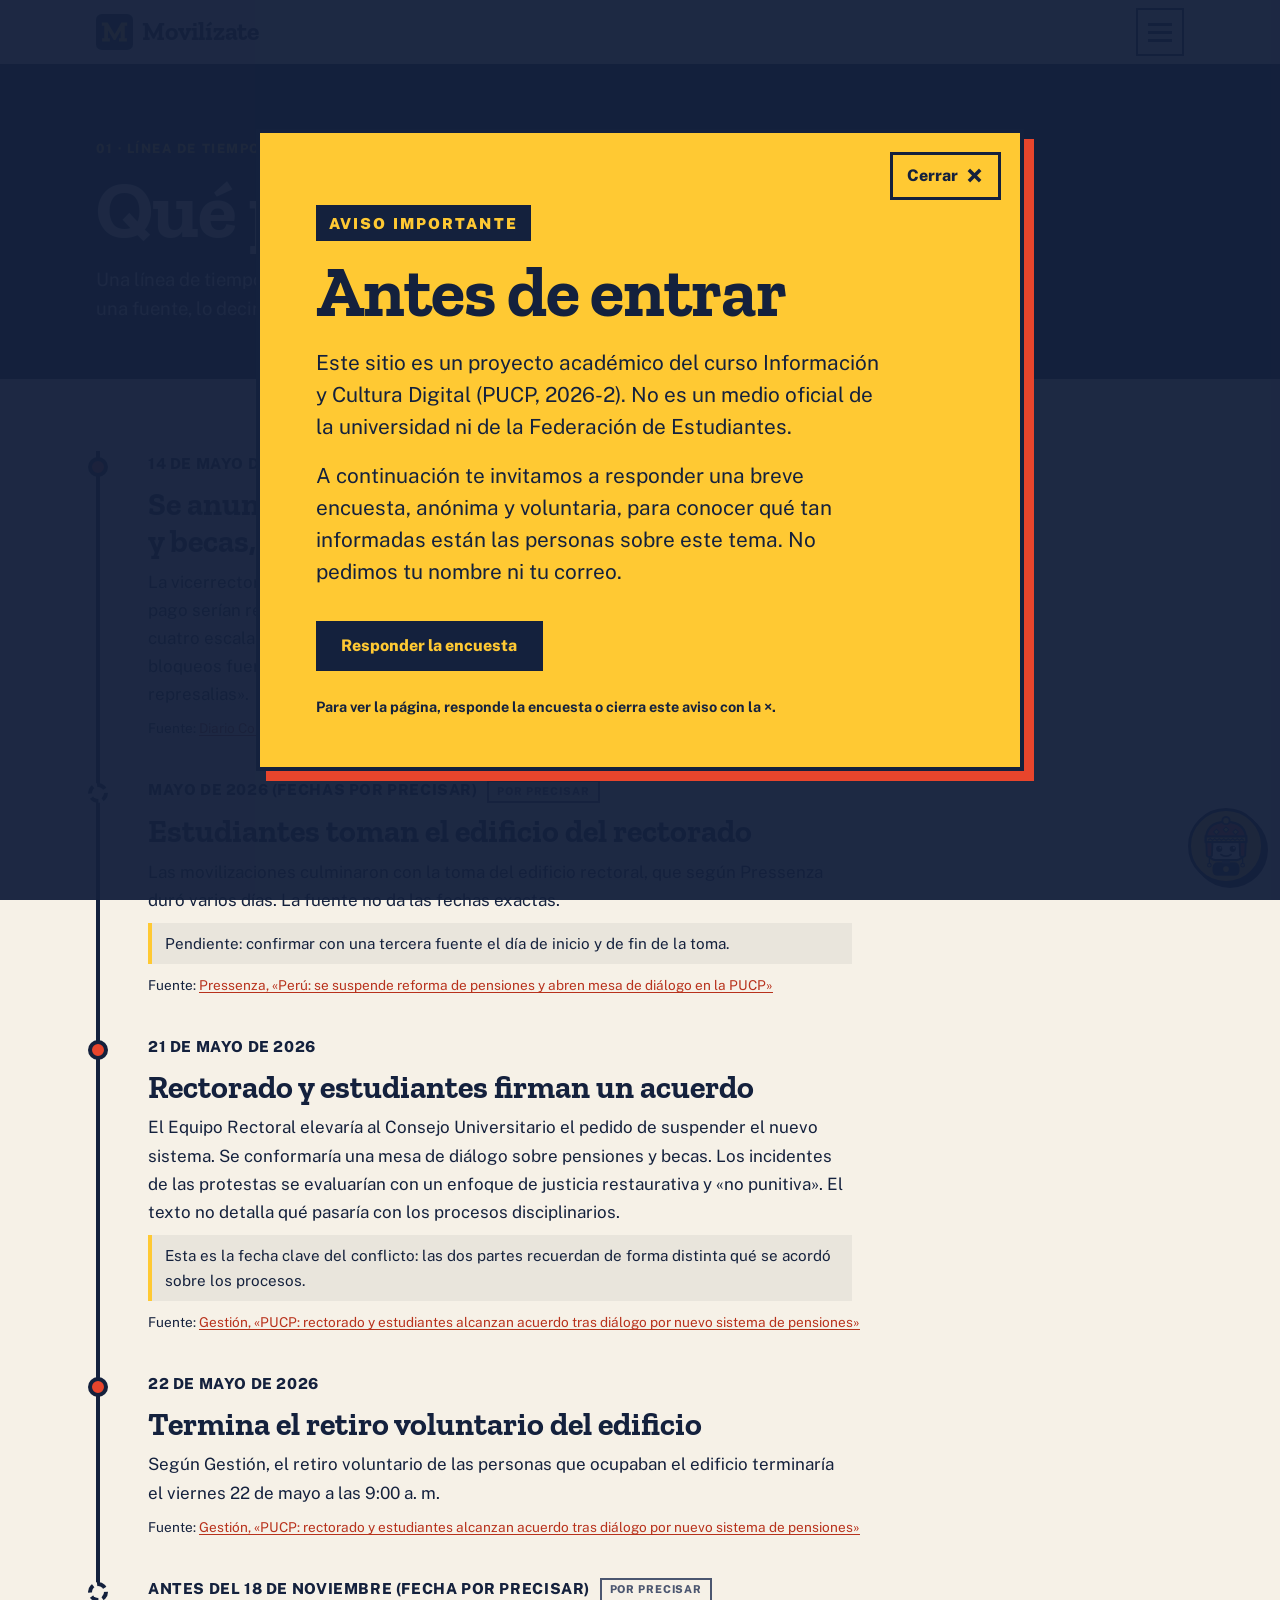
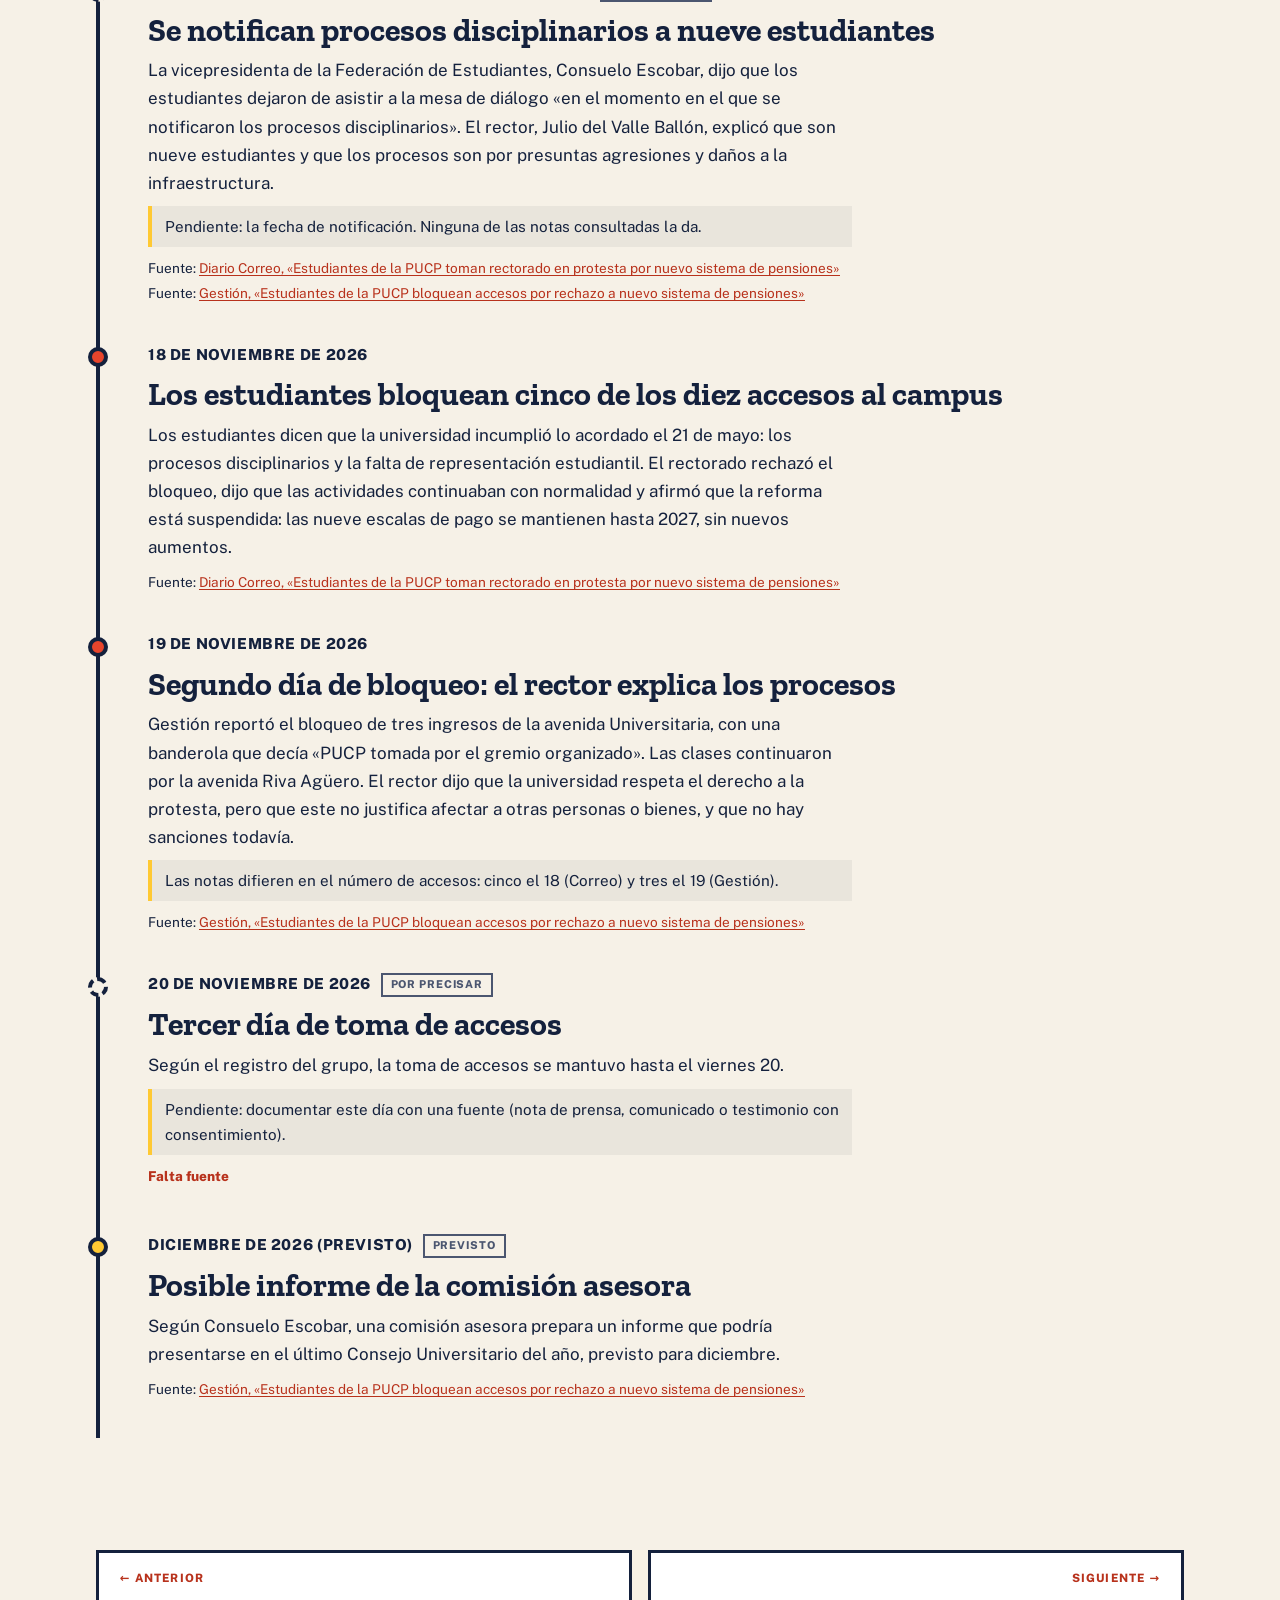
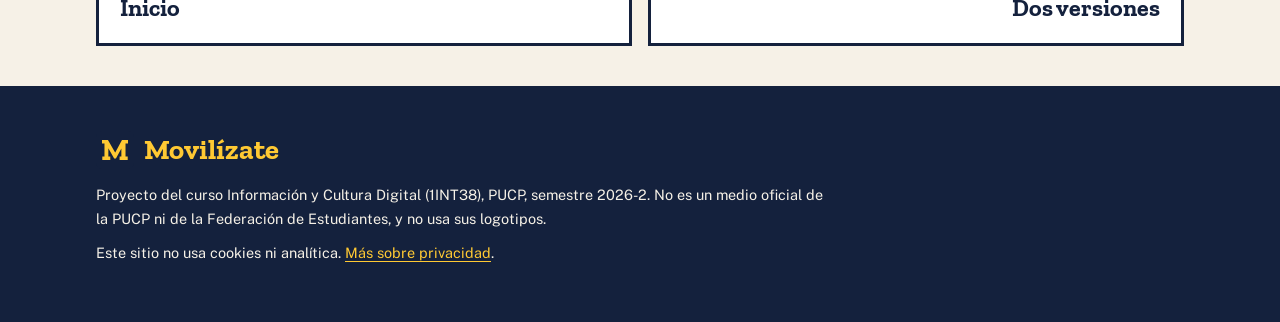
<file: que-paso.html>
<!DOCTYPE html>
<html lang="es">
<head>
  <meta charset="utf-8">
  <meta name="viewport" content="width=device-width, initial-scale=1">
  <title>Qué pasó · Movilízate</title>
  <meta name="description" content="Línea de tiempo de las movilizaciones estudiantiles en la PUCP en 2026, con la fuente de cada hecho.">
  <link rel="icon" type="image/svg+xml" href="img/favicon.svg">
  <link rel="preload" href="fonts/zilla-slab-latin-700-normal.woff2" as="font" type="font/woff2" crossorigin>
  <link rel="preload" href="fonts/public-sans-latin-wght-normal.woff2" as="font" type="font/woff2" crossorigin>
  <link rel="stylesheet" href="css/style.css">
</head>
<body data-pagina="que-paso">
  <a class="saltar" href="#contenido">Ir al contenido</a>
  <noscript><nav class="sin-js-nav" aria-label="Principal"><ul><li><a href="index.html">Inicio</a></li><li><a href="que-paso.html">Qué pasó</a></li><li><a href="versiones.html">Dos versiones</a></li><li><a href="voces.html">Voces y encuesta</a></li><li><a href="muevete.html">Muévete PUCP</a></li><li><a href="manifiesto.html">Manifiesto</a></li><li><a href="glosario.html">Glosario</a></li><li><a href="proyecto.html">El proyecto</a></li><li><a href="privacidad.html">Privacidad</a></li></ul></nav></noscript>

  <main id="contenido">
    <section class="pagina-cab">
      <div class="contenedor">
        <p class="bloque-etiqueta">01 · Línea de tiempo</p>
        <h1>Qué pasó</h1>
        <p class="bloque-intro">Una línea de tiempo con las fuentes de cada hecho. Donde falta una fecha o una fuente, lo decimos.</p>
      </div>
    </section>
    <section class="bloque" aria-label="Línea de tiempo">
      <div class="contenedor">
        <noscript><p class="sin-js">Esta sección necesita JavaScript para mostrar la línea de tiempo.</p></noscript>
        <ol class="linea" id="linea"></ol>
      </div>
    </section>

  </main>

  <script src="js/modal.js"></script>
  <script src="data/encuesta.js"></script>
  <script src="js/encuesta.js"></script>
  <script src="js/layout.js"></script>
  <script src="data/linea-tiempo.js"></script>
  <script src="js/app.js"></script>
  <script src="data/chasqui.js"></script>
  <script src="js/chasqui.js"></script>
</body>
</html>
</file>
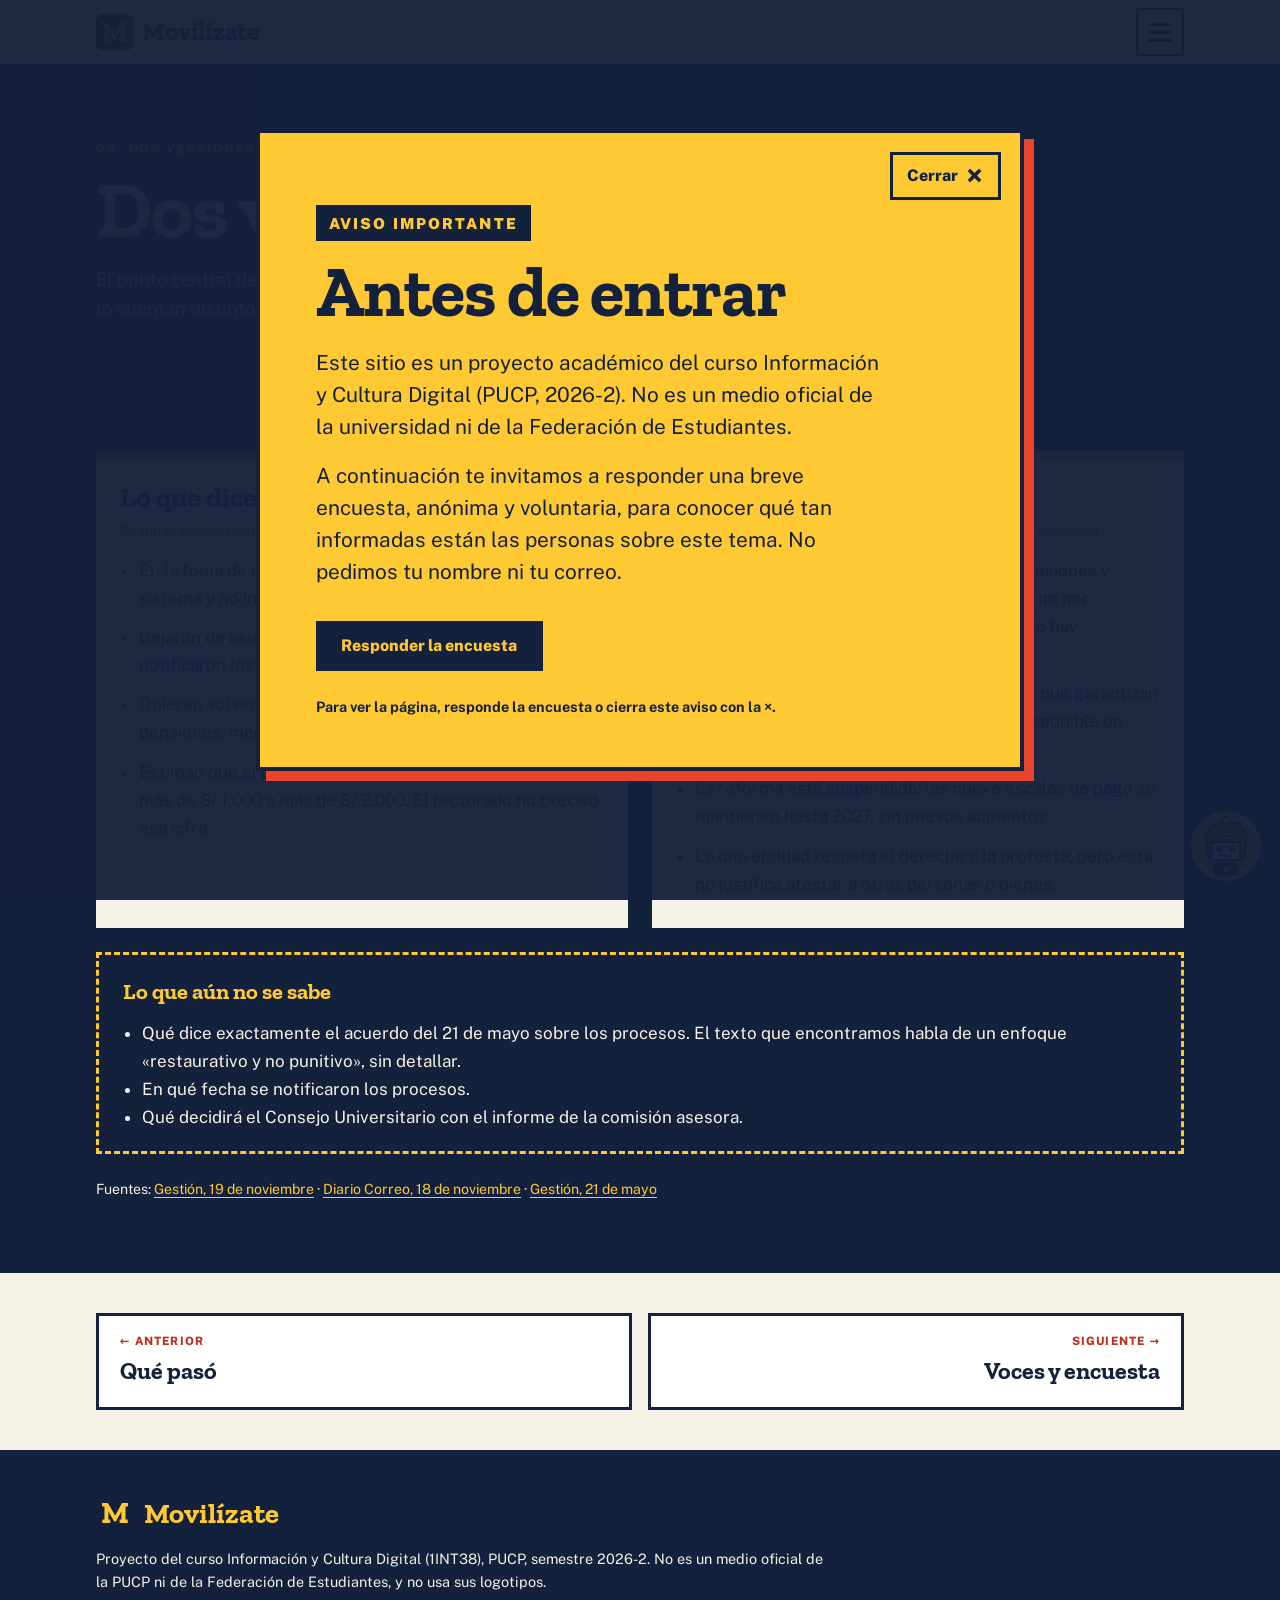
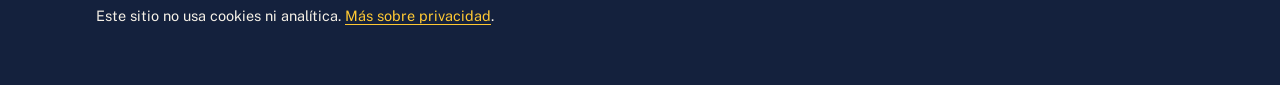
<file: versiones.html>
<!DOCTYPE html>
<html lang="es">
<head>
  <meta charset="utf-8">
  <meta name="viewport" content="width=device-width, initial-scale=1">
  <title>Dos versiones · Movilízate</title>
  <meta name="description" content="Lo que dicen los estudiantes y lo que dice el rectorado de la PUCP sobre los procesos disciplinarios y el sistema de pensiones.">
  <link rel="icon" type="image/svg+xml" href="img/favicon.svg">
  <link rel="preload" href="fonts/zilla-slab-latin-700-normal.woff2" as="font" type="font/woff2" crossorigin>
  <link rel="preload" href="fonts/public-sans-latin-wght-normal.woff2" as="font" type="font/woff2" crossorigin>
  <link rel="stylesheet" href="css/style.css">
</head>
<body data-pagina="versiones">
  <a class="saltar" href="#contenido">Ir al contenido</a>
  <noscript><nav class="sin-js-nav" aria-label="Principal"><ul><li><a href="index.html">Inicio</a></li><li><a href="que-paso.html">Qué pasó</a></li><li><a href="versiones.html">Dos versiones</a></li><li><a href="voces.html">Voces y encuesta</a></li><li><a href="muevete.html">Muévete PUCP</a></li><li><a href="manifiesto.html">Manifiesto</a></li><li><a href="glosario.html">Glosario</a></li><li><a href="proyecto.html">El proyecto</a></li><li><a href="privacidad.html">Privacidad</a></li></ul></nav></noscript>

  <main id="contenido">
    <section class="pagina-cab">
      <div class="contenedor">
        <p class="bloque-etiqueta">02 · Dos versiones</p>
        <h1>Dos versiones de lo mismo</h1>
        <p class="bloque-intro">El punto central del conflicto son los procesos disciplinarios. Las dos partes lo cuentan distinto. Aquí van lado a lado, cada una atribuida a quien la dice.</p>
      </div>
    </section>
    <section class="bloque bloque-oscuro" aria-label="Las dos versiones">
      <div class="contenedor">
        <div class="versiones">
          <article class="version version-estudiantes">
            <h3>Lo que dicen los estudiantes</h3>
            <p class="version-fuente">Según la vicepresidenta de la Federación de Estudiantes, Consuelo Escobar</p>
            <ul>
              <li>En la toma de mayo se acordó suspender el nuevo sistema y no iniciar procesos disciplinarios.</li>
              <li>Dejaron de asistir a la mesa de diálogo cuando se notificaron los procesos disciplinarios.</li>
              <li>Quieren volver a participar en el diseño del sistema de pensiones, mediante un proceso democrático.</li>
              <li>Estiman que el pago de la escala más baja pasaría de poco más de S/ 1,000 a más de S/ 2,000. El rectorado no precisó esa cifra.</li>
            </ul>
          </article>
          <article class="version version-rectorado">
            <h3>Lo que dice el rectorado</h3>
            <p class="version-fuente">Según el rector Julio del Valle Ballón y el comunicado del rectorado</p>
            <ul>
              <li>Los nueve procesos son por presuntas agresiones y daños a la infraestructura durante la toma, no por ingresar al edificio. Siguen abiertos y aún no hay sanciones.</li>
              <li>Los procesos son evaluaciones autónomas que garantizan el derecho a la defensa y a apelar. Sigue disponible un mecanismo de justicia restaurativa.</li>
              <li>La reforma está suspendida: las nueve escalas de pago se mantienen hasta 2027, sin nuevos aumentos.</li>
              <li>La universidad respeta el derecho a la protesta, pero esta no justifica afectar a otras personas o bienes.</li>
            </ul>
          </article>
        </div>
        <div class="pendiente-caja">
          <h3>Lo que aún no se sabe</h3>
          <ul>
            <li>Qué dice exactamente el acuerdo del 21 de mayo sobre los procesos. El texto que encontramos habla de un enfoque «restaurativo y no punitivo», sin detallar.</li>
            <li>En qué fecha se notificaron los procesos.</li>
            <li>Qué decidirá el Consejo Universitario con el informe de la comisión asesora.</li>
          </ul>
        </div>
        <p class="nota-fuentes">Fuentes: <a href="https://gestion.pe/peru/estudiantes-de-la-pucp-bloquean-accesos-por-rechazo-a-nuevo-sistema-de-pensiones-noticia/" target="_blank" rel="noopener noreferrer">Gestión, 19 de noviembre</a> · <a href="https://diariocorreo.pe/edicion/lima/estudiantes-de-la-pucp-toman-rectorado-en-protesta-por-nuevo-sistema-de-pensiones-noticia/" target="_blank" rel="noopener noreferrer">Diario Correo, 18 de noviembre</a> · <a href="https://gestion.pe/peru/pucp-rectorado-y-estudiantes-alcanzan-acuerdo-tras-dialogo-por-nuevo-sistema-de-pensiones-noticia/" target="_blank" rel="noopener noreferrer">Gestión, 21 de mayo</a></p>
      </div>
    </section>

  </main>

  <script src="js/modal.js"></script>
  <script src="data/encuesta.js"></script>
  <script src="js/encuesta.js"></script>
  <script src="js/layout.js"></script>
  <script src="js/app.js"></script>
  <script src="data/chasqui.js"></script>
  <script src="js/chasqui.js"></script>
</body>
</html>
</file>
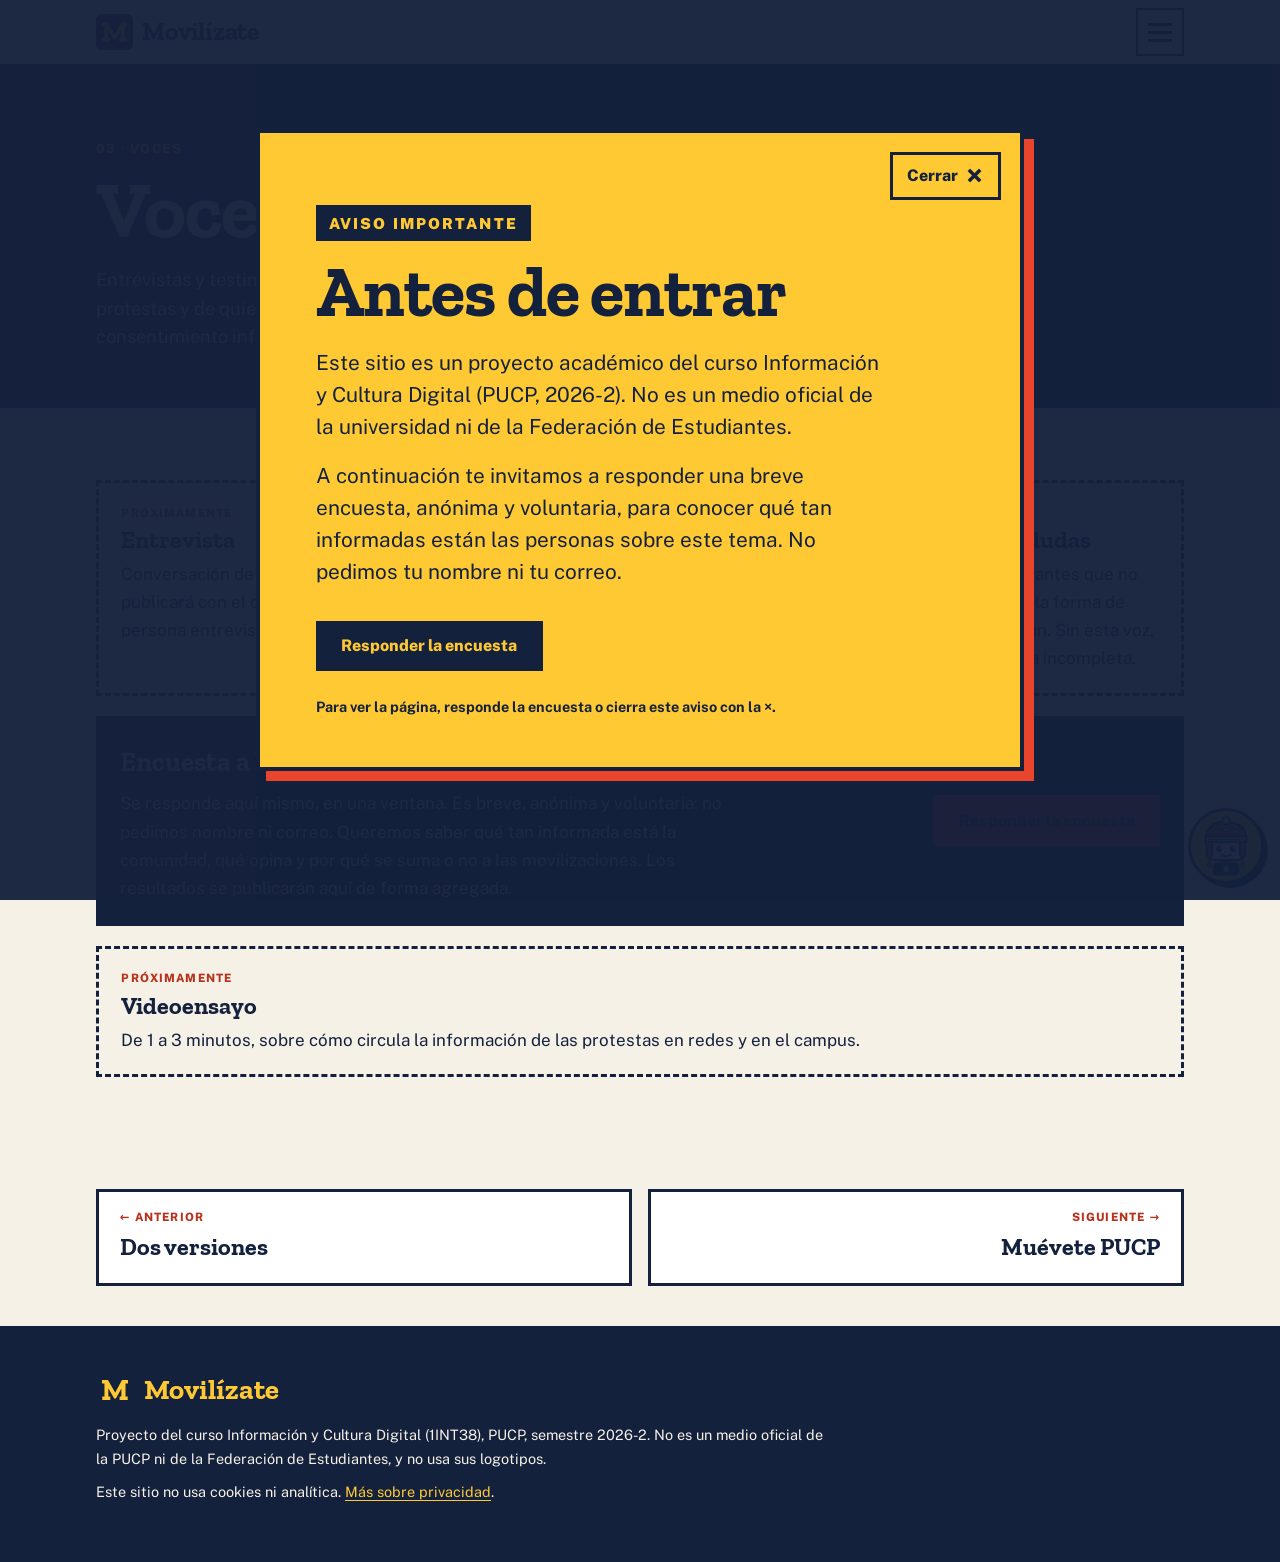
<file: voces.html>
<!DOCTYPE html>
<html lang="es">
<head>
  <meta charset="utf-8">
  <meta name="viewport" content="width=device-width, initial-scale=1">
  <title>Voces y encuesta · Movilízate</title>
  <meta name="description" content="Entrevista, testimonios a favor y en contra, encuesta anónima y videoensayo sobre las movilizaciones estudiantiles en la PUCP.">
  <link rel="icon" type="image/svg+xml" href="img/favicon.svg">
  <link rel="preload" href="fonts/zilla-slab-latin-700-normal.woff2" as="font" type="font/woff2" crossorigin>
  <link rel="preload" href="fonts/public-sans-latin-wght-normal.woff2" as="font" type="font/woff2" crossorigin>
  <link rel="stylesheet" href="css/style.css">
</head>
<body data-pagina="voces">
  <a class="saltar" href="#contenido">Ir al contenido</a>
  <noscript><nav class="sin-js-nav" aria-label="Principal"><ul><li><a href="index.html">Inicio</a></li><li><a href="que-paso.html">Qué pasó</a></li><li><a href="versiones.html">Dos versiones</a></li><li><a href="voces.html">Voces y encuesta</a></li><li><a href="muevete.html">Muévete PUCP</a></li><li><a href="manifiesto.html">Manifiesto</a></li><li><a href="glosario.html">Glosario</a></li><li><a href="proyecto.html">El proyecto</a></li><li><a href="privacidad.html">Privacidad</a></li></ul></nav></noscript>

  <main id="contenido">
    <section class="pagina-cab">
      <div class="contenedor">
        <p class="bloque-etiqueta">03 · Voces</p>
        <h1>Voces de la comunidad</h1>
        <p class="bloque-intro">Entrevistas y testimonios de estudiantes, de quienes participan en las protestas y de quienes no. Solo publicamos lo que cuenta con consentimiento informado.</p>
      </div>
    </section>
    <section class="bloque" aria-label="Voces y encuesta">
      <div class="contenedor">
        <div class="tarjetas">
          <article class="tarjeta tarjeta-pendiente">
            <p class="etiqueta-estado">Próximamente</p>
            <h3>Entrevista</h3>
            <p>Conversación de 3 a 5 minutos. Se publicará con el consentimiento de la persona entrevistada.</p>
          </article>
          <article class="tarjeta tarjeta-pendiente">
            <p class="etiqueta-estado">Próximamente</p>
            <h3>A favor de la movilización</h3>
            <p>Testimonios de estudiantes que apoyan o participan en las protestas.</p>
          </article>
          <article class="tarjeta tarjeta-pendiente">
            <p class="etiqueta-estado">Próximamente</p>
            <h3>En contra o con dudas</h3>
            <p>Testimonios de estudiantes que no están de acuerdo con la forma de protesta o no se suman. Sin esta voz, la plataforma quedaría incompleta.</p>
          </article>
        </div>
        <div class="encuesta" id="encuesta">
          <div>
            <h3>Encuesta a la comunidad PUCP</h3>
            <p>Se responde aquí mismo, en una ventana. Es breve, anónima y voluntaria: no pedimos nombre ni correo. Queremos saber qué tan informada está la comunidad, qué opina y por qué se suma o no a las movilizaciones. Los resultados se publicarán aquí de forma agregada.</p>
          </div>
          <button class="boton boton-primario" type="button" data-abrir-encuesta>Responder la encuesta</button>
        </div>
        <div class="tarjeta tarjeta-pendiente tarjeta-ancha">
          <p class="etiqueta-estado">Próximamente</p>
          <h3>Videoensayo</h3>
          <p>De 1 a 3 minutos, sobre cómo circula la información de las protestas en redes y en el campus.</p>
        </div>
      </div>
    </section>

  </main>

  <script src="js/modal.js"></script>
  <script src="data/encuesta.js"></script>
  <script src="js/encuesta.js"></script>
  <script src="js/layout.js"></script>
  <script src="js/app.js"></script>
  <script src="data/chasqui.js"></script>
  <script src="js/chasqui.js"></script>
</body>
</html>
</file>
<file: css/style.css>
/* Movilízate — hoja de estilos
   Tipografías alojadas en el sitio: Zilla Slab (titulares) y Public Sans (texto), licencia SIL OFL.
   Para cambiar de tipografía basta con modificar --titulos y --texto más abajo y los @font-face. */

@font-face {
  font-family: "Zilla Slab";
  src: url("../fonts/zilla-slab-latin-700-normal.woff2") format("woff2");
  font-weight: 600 800;
  font-style: normal;
  font-display: swap;
}
@font-face {
  font-family: "Public Sans";
  src: url("../fonts/public-sans-latin-wght-normal.woff2") format("woff2");
  font-weight: 100 900;
  font-style: normal;
  font-display: swap;
}
@font-face {
  font-family: "Public Sans";
  src: url("../fonts/public-sans-latin-wght-italic.woff2") format("woff2");
  font-weight: 100 900;
  font-style: italic;
  font-display: swap;
}

:root {
  color-scheme: light;
  --crema: #f6f1e7;
  --tinta: #14213d;
  --tinta-suave: #4b5670;
  --regla: #d8d0bf;
  --coral: #e8452c;
  --coral-oscuro: #b8321c;
  --amarillo: #ffc933;
  --blanco: #ffffff;

  --titulos: "Zilla Slab", Georgia, "Times New Roman", serif;
  --texto: "Public Sans", system-ui, -apple-system, "Segoe UI", Roboto, Arial, sans-serif;

  --ancho: 72rem;
  --margen: clamp(1rem, 4vw, 2rem);
}

*,
*::before,
*::after {
  box-sizing: border-box;
}
html {
  scroll-behavior: smooth;
  scroll-padding-top: 5rem;
  -webkit-text-size-adjust: 100%;
}
@media (prefers-reduced-motion: reduce) {
  html {
    scroll-behavior: auto;
  }
}
body {
  margin: 0;
  background: var(--crema);
  color: var(--tinta);
  font-family: var(--texto);
  font-size: 1.0625rem;
  line-height: 1.65;
}
a {
  color: var(--coral-oscuro);
  text-underline-offset: 0.18em;
}
:focus-visible {
  outline: 3px solid var(--coral);
  outline-offset: 3px;
}
.bloque-oscuro :focus-visible,
.hero :focus-visible,
.pagina-cab :focus-visible,
.modal-aviso :focus-visible,
.panel :focus-visible,
.pie :focus-visible {
  outline-color: var(--amarillo);
}

.contenedor {
  width: 100%;
  max-width: var(--ancho);
  margin-inline: auto;
  padding-inline: var(--margen);
}
.contenedor-texto {
  max-width: 46rem;
}

.saltar {
  position: absolute;
  left: var(--margen);
  top: -4rem;
  z-index: 80;
  background: var(--amarillo);
  color: var(--tinta);
  padding: 0.6rem 1rem;
  font-weight: 700;
}
.saltar:focus {
  top: 0.75rem;
}

/* ---------- Ventanas emergentes (aviso y encuesta) ---------- */

body.bloqueado {
  overflow: hidden;
}
.modal {
  position: fixed;
  inset: 0;
  z-index: 100;
  display: block;
  overflow-y: auto;
  background: rgba(20, 33, 61, 0.96);
  -webkit-overflow-scrolling: touch;
}
.modal[hidden] {
  display: none;
}
.modal-caja {
  position: relative;
  display: flex;
  flex-direction: column;
  justify-content: center;
  min-height: 100%;
  padding: 4.5rem var(--margen) 2rem;
  background: var(--amarillo);
  color: var(--tinta);
}
@media (min-width: 48rem) {
  .modal {
    display: grid;
    place-items: center;
    padding: 2rem;
  }
  .modal[hidden] {
    display: none;
  }
  .modal-caja {
    width: min(48rem, 100%);
    min-height: min(34rem, 100%);
    padding: 4.5rem 3.5rem 3rem;
    border: 4px solid var(--tinta);
    box-shadow: 10px 10px 0 var(--coral);
  }
}
.modal-cerrar {
  position: absolute;
  top: 0.9rem;
  right: var(--margen);
  display: inline-flex;
  align-items: center;
  gap: 0.5rem;
  min-height: 48px;
  min-width: 48px;
  padding: 0 0.9rem;
  font: inherit;
  font-weight: 800;
  font-size: 1rem;
  color: var(--tinta);
  background: transparent;
  border: 3px solid var(--tinta);
  cursor: pointer;
}
.modal-cerrar > span[aria-hidden] {
  font-size: 1.8rem;
  line-height: 1;
}
.modal-cerrar:hover {
  background: var(--tinta);
  color: var(--amarillo);
}
@media (min-width: 48rem) {
  .modal-cerrar {
    top: 1.2rem;
    right: 1.2rem;
  }
}

.aviso-etiqueta {
  align-self: flex-start;
  margin: 0 0 1rem;
  padding: 0.35rem 0.8rem;
  font-weight: 900;
  font-size: 0.95rem;
  letter-spacing: 0.14em;
  text-transform: uppercase;
  background: var(--tinta);
  color: var(--amarillo);
}
.aviso-titulo {
  margin: 0 0 1.2rem;
  font-family: var(--titulos);
  font-weight: 700;
  font-size: clamp(2.6rem, 1.4rem + 5vw, 4.4rem);
  line-height: 1;
  letter-spacing: -0.015em;
}
.aviso-parrafo {
  margin: 0 0 1rem;
  max-width: 36rem;
  font-size: clamp(1.1rem, 1rem + 0.4vw, 1.3rem);
  line-height: 1.55;
}
.aviso-acciones {
  display: flex;
  flex-wrap: wrap;
  gap: 0.8rem;
  margin-top: 1rem;
}
.aviso-pie {
  margin: 1.5rem 0 0;
  font-size: 0.9rem;
  font-weight: 700;
}
.boton-claro {
  background: transparent;
  color: var(--tinta);
  border-color: var(--tinta);
}
.boton-claro:hover {
  background: var(--tinta);
  color: var(--crema);
}
.boton:disabled {
  opacity: 0.45;
  cursor: not-allowed;
}
.boton:disabled:hover {
  background: var(--coral);
  border-color: var(--coral);
}

/* Encuesta dentro de la ventana */
.modal-encuesta .modal-caja {
  background: var(--crema);
}
@media (min-width: 48rem) {
  .modal-encuesta .modal-caja {
    width: min(40rem, 100%);
    padding-top: 4.5rem;
  }
}
.enc {
  display: flex;
  flex-direction: column;
  gap: 1rem;
}
.enc-cab {
  display: contents;
}
.enc-etiqueta {
  position: absolute;
  top: 1.35rem;
  left: var(--margen);
  margin: 0;
  font-weight: 900;
  font-size: 0.85rem;
  letter-spacing: 0.12em;
  text-transform: uppercase;
  color: var(--coral-oscuro);
}
@media (min-width: 48rem) {
  .enc-etiqueta {
    top: 1.7rem;
    left: 3.5rem;
  }
}
.enc-titulo {
  margin: 0;
  font-family: var(--titulos);
  font-weight: 700;
  font-size: clamp(2rem, 1.3rem + 3vw, 3rem);
  line-height: 1.05;
}
.enc-titulo:focus,
.enc-pregunta:focus {
  outline: none;
}
.enc-texto {
  margin: 0;
  max-width: 34rem;
  font-size: 1.12rem;
  line-height: 1.55;
}
.enc-progreso {
  height: 10px;
  background: var(--regla);
  border: 2px solid var(--tinta);
}
.enc-progreso span {
  display: block;
  height: 100%;
  background: var(--coral);
  transition: width 0.25s ease;
}
.enc-paso {
  margin: 0;
  font-weight: 800;
  font-size: 0.85rem;
  letter-spacing: 0.08em;
  text-transform: uppercase;
  color: var(--tinta-suave);
}
.enc-campo {
  margin: 0;
  padding: 0;
  border: 0;
  min-width: 0;
}
.enc-pregunta {
  float: left;
  width: 100%;
  margin: 0 0 1rem;
  padding: 0;
  font-family: var(--titulos);
  font-weight: 700;
  font-size: clamp(1.5rem, 1.2rem + 1.4vw, 2rem);
  line-height: 1.15;
}
.enc-opciones {
  clear: both;
  display: grid;
  gap: 0.6rem;
}
.enc-opcion {
  display: flex;
  align-items: center;
  gap: 0.8rem;
  min-height: 52px;
  padding: 0.6rem 1rem;
  background: var(--blanco);
  border: 3px solid var(--tinta);
  cursor: pointer;
  font-weight: 600;
  line-height: 1.3;
}
.enc-opcion:hover {
  background: var(--amarillo);
}
.enc-opcion input {
  flex: none;
  width: 22px;
  height: 22px;
  margin: 0;
  accent-color: var(--tinta);
}
.enc-opcion:has(input:checked) {
  background: var(--tinta);
  color: var(--crema);
}
.enc-opcion:has(input:focus-visible) {
  outline: 3px solid var(--coral);
  outline-offset: 3px;
}
.enc-texto-libre {
  clear: both;
  width: 100%;
  padding: 0.7rem 0.9rem;
  font: inherit;
  color: var(--tinta);
  background: var(--blanco);
  border: 3px solid var(--tinta);
  resize: vertical;
}
.enc-ayuda {
  margin: 0.4rem 0 0;
  font-size: 0.85rem;
  color: var(--tinta-suave);
}
.enc-acciones {
  display: flex;
  flex-wrap: wrap;
  gap: 0.8rem;
  margin-top: 0.5rem;
}
.enc-acciones .boton-primario {
  margin-left: auto;
}
@media (prefers-reduced-motion: reduce) {
  .enc-progreso span {
    transition: none;
  }
}

/* ---------- Cabecera y menú de tres rayas ---------- */

.cabecera {
  position: sticky;
  top: 0;
  z-index: 30;
  background: var(--crema);
  border-bottom: 2px solid var(--tinta);
}
.cabecera-fila {
  display: flex;
  align-items: center;
  justify-content: space-between;
  gap: 1rem;
  padding-block: 0.5rem;
}
.marca {
  display: inline-flex;
  align-items: center;
  gap: 0.6rem;
  color: var(--tinta);
  text-decoration: none;
  font-family: var(--titulos);
  font-weight: 700;
  font-size: 1.6rem;
  letter-spacing: -0.01em;
}
.marca img {
  width: 2.3rem;
  height: 2.3rem;
  display: block;
}
.hamb {
  display: inline-grid;
  place-items: center;
  width: 48px;
  height: 48px;
  padding: 0;
  background: transparent;
  border: 2px solid var(--tinta);
  cursor: pointer;
}
.hamb:hover {
  background: var(--amarillo);
}
.hamb-rayas,
.hamb-rayas::before,
.hamb-rayas::after {
  display: block;
  width: 24px;
  height: 3px;
  background: var(--tinta);
  transition: transform 0.2s ease, opacity 0.2s ease;
}
.hamb-rayas {
  position: relative;
}
.hamb-rayas::before,
.hamb-rayas::after {
  content: "";
  position: absolute;
  left: 0;
}
.hamb-rayas::before {
  top: -8px;
}
.hamb-rayas::after {
  top: 8px;
}
.hamb[aria-expanded="true"] .hamb-rayas {
  background: transparent;
}
.hamb[aria-expanded="true"] .hamb-rayas::before {
  transform: translateY(8px) rotate(45deg);
}
.hamb[aria-expanded="true"] .hamb-rayas::after {
  transform: translateY(-8px) rotate(-45deg);
}

.telon {
  position: fixed;
  inset: 0;
  z-index: 40;
  background: rgba(20, 33, 61, 0.55);
  opacity: 0;
  visibility: hidden;
  transition: opacity 0.25s ease, visibility 0s linear 0.25s;
}
.telon.abierto {
  opacity: 1;
  visibility: visible;
  transition-delay: 0s;
}
.panel {
  position: fixed;
  top: 0;
  right: 0;
  bottom: 0;
  z-index: 50;
  width: min(24rem, 100%);
  overflow-y: auto;
  background: var(--tinta);
  color: var(--crema);
  padding: 1rem 1.5rem 2rem;
  transform: translateX(100%);
  visibility: hidden;
  transition: transform 0.25s ease, visibility 0s linear 0.25s;
}
.panel.abierto {
  transform: none;
  visibility: visible;
  transition-delay: 0s;
}
.panel-cab {
  display: flex;
  align-items: center;
  justify-content: space-between;
  margin-bottom: 1rem;
}
.panel-cab p {
  margin: 0;
  font-family: var(--titulos);
  font-weight: 700;
  font-size: 1.4rem;
  color: var(--amarillo);
}
.panel-cerrar {
  width: 44px;
  height: 44px;
  font: inherit;
  font-size: 1.8rem;
  line-height: 1;
  color: var(--crema);
  background: transparent;
  border: 2px solid var(--crema);
  cursor: pointer;
}
.panel-cerrar:hover {
  background: var(--amarillo);
  border-color: var(--amarillo);
  color: var(--tinta);
}
.panel ul {
  list-style: none;
  margin: 0;
  padding: 0;
}
.panel li {
  border-top: 1px solid rgba(246, 241, 231, 0.25);
}
.panel li:last-child {
  border-bottom: 1px solid rgba(246, 241, 231, 0.25);
}
.panel a {
  display: block;
  padding: 0.85rem 0.2rem;
  color: var(--crema);
  text-decoration: none;
}
.panel a strong {
  display: block;
  font-family: var(--titulos);
  font-weight: 700;
  font-size: 1.35rem;
  line-height: 1.2;
}
.panel a span {
  display: block;
  font-size: 0.85rem;
  color: rgba(246, 241, 231, 0.75);
}
.panel a:hover strong {
  color: var(--amarillo);
}
.panel a[aria-current="page"] strong {
  color: var(--amarillo);
}
.panel a[aria-current="page"] strong::before {
  content: "→ ";
}
body.menu-abierto {
  overflow: hidden;
}
@media (prefers-reduced-motion: reduce) {
  .hamb-rayas,
  .hamb-rayas::before,
  .hamb-rayas::after,
  .telon,
  .panel {
    transition: none;
  }
}

/* ---------- Hero y cabecera de página ---------- */

.hero {
  background: var(--tinta);
  color: var(--crema);
  padding-block: clamp(3rem, 9vw, 6.5rem) clamp(3rem, 8vw, 5.5rem);
}
.hero-etiqueta {
  margin: 0 0 1.25rem;
  font-weight: 800;
  font-size: 0.8rem;
  letter-spacing: 0.14em;
  text-transform: uppercase;
  color: var(--amarillo);
}
.hero h1 {
  margin: 0;
  font-family: var(--titulos);
  font-weight: 700;
  font-size: clamp(3.2rem, 1rem + 11vw, 8rem);
  line-height: 0.98;
  letter-spacing: -0.02em;
}
.resalte {
  color: var(--amarillo);
}
.hero-texto {
  max-width: 36rem;
  margin: 1.75rem 0 0;
  font-size: clamp(1.1rem, 1rem + 0.5vw, 1.3rem);
  line-height: 1.55;
}
.hero-botones {
  display: flex;
  flex-wrap: wrap;
  gap: 0.9rem;
  margin-top: 2rem;
}

.pagina-cab {
  background: var(--tinta);
  color: var(--crema);
  padding-block: clamp(2.5rem, 7vw, 4.5rem) clamp(2.2rem, 6vw, 3.5rem);
}
.pagina-cab h1 {
  margin: 0;
  font-family: var(--titulos);
  font-weight: 700;
  font-size: clamp(2.6rem, 1.2rem + 6vw, 5rem);
  line-height: 1.02;
  letter-spacing: -0.015em;
}
.pagina-cab .bloque-etiqueta {
  color: var(--amarillo);
}
.pagina-cab .bloque-intro {
  margin-bottom: 0;
}

.boton {
  display: inline-block;
  padding: 0.8rem 1.4rem;
  min-height: 48px;
  font-family: var(--texto);
  font-weight: 800;
  font-size: 1rem;
  text-decoration: none;
  border: 3px solid transparent;
  cursor: pointer;
  transition: background-color 0.15s ease;
}
.boton-primario {
  background: var(--coral);
  color: var(--tinta);
  border-color: var(--coral);
}
.boton-primario:hover {
  background: var(--amarillo);
  border-color: var(--amarillo);
}
.boton-secundario {
  background: transparent;
  color: var(--crema);
  border-color: var(--crema);
}
.boton-secundario:hover {
  background: var(--crema);
  color: var(--tinta);
}
.boton-oscuro {
  background: var(--tinta);
  color: var(--amarillo);
  border-color: var(--tinta);
}
.boton-oscuro:hover {
  background: var(--crema);
  color: var(--tinta);
}
.boton-inactivo {
  background: transparent;
  color: var(--tinta-suave);
  border-color: var(--tinta-suave);
  border-style: dashed;
  cursor: default;
}
.boton-inactivo:hover {
  background: transparent;
  border-color: var(--tinta-suave);
}
@media (prefers-reduced-motion: reduce) {
  .boton {
    transition: none;
  }
}

/* ---------- Cifras ---------- */

.cifras {
  background: var(--amarillo);
  border-block: 3px solid var(--tinta);
}
.cifras-lista {
  list-style: none;
  margin: 0;
  padding: 0;
  display: grid;
  grid-template-columns: repeat(auto-fit, minmax(14rem, 1fr));
}
.cifras-lista li {
  display: flex;
  flex-direction: column;
  gap: 0.3rem;
  padding: 1.4rem 1.2rem 1.4rem 0;
}
@media (min-width: 52rem) {
  .cifras-lista li + li {
    padding-left: 1.4rem;
    border-left: 3px solid var(--tinta);
  }
}
.cifra {
  font-family: var(--titulos);
  font-weight: 700;
  font-size: clamp(2.4rem, 1.6rem + 2.6vw, 3.6rem);
  line-height: 1;
}
.cifra-texto {
  font-size: 0.98rem;
  line-height: 1.4;
}
.cifra-fuente {
  font-size: 0.8rem;
  font-weight: 700;
  color: var(--tinta);
}

/* ---------- Bloques ---------- */

.bloque {
  padding-block: clamp(2.5rem, 6vw, 4.5rem);
}
.bloque-oscuro {
  background: var(--tinta);
  color: var(--crema);
}
.bloque-oscuro a {
  color: var(--amarillo);
}
.bloque-amarillo {
  background: var(--amarillo);
  border-block: 3px solid var(--tinta);
}
.bloque-etiqueta {
  margin: 0 0 0.6rem;
  font-weight: 800;
  font-size: 0.8rem;
  letter-spacing: 0.12em;
  text-transform: uppercase;
  color: var(--coral-oscuro);
}
.bloque-oscuro .bloque-etiqueta {
  color: var(--amarillo);
}
.bloque-amarillo .bloque-etiqueta {
  color: var(--tinta);
}
.bloque h2 {
  margin: 0;
  font-family: var(--titulos);
  font-weight: 700;
  font-size: clamp(2rem, 1.3rem + 3vw, 3.3rem);
  line-height: 1.05;
  letter-spacing: -0.01em;
}
.bloque-intro {
  max-width: 40rem;
  margin: 1rem 0 2rem;
  font-size: 1.15rem;
  line-height: 1.55;
}
.chip-borrador {
  display: inline-block;
  margin-left: 0.5rem;
  padding: 0.1rem 0.5rem;
  border: 2px solid currentColor;
  font-size: 0.7rem;
  letter-spacing: 0.08em;
  text-transform: uppercase;
}

/* ---------- Portada: recorrido ---------- */

.recorrido {
  list-style: none;
  margin: 0;
  padding: 0;
  display: grid;
  gap: 1.25rem;
  grid-template-columns: repeat(auto-fill, minmax(16rem, 1fr));
}
.pagina-card {
  display: flex;
  flex-direction: column;
  gap: 0.35rem;
  height: 100%;
  padding: 1.3rem 1.4rem 1.2rem;
  background: var(--blanco);
  color: var(--tinta);
  text-decoration: none;
  border: 3px solid var(--tinta);
  transition: transform 0.15s ease, background-color 0.15s ease;
}
.pagina-card:hover {
  background: var(--amarillo);
  transform: translate(-3px, -3px);
  box-shadow: 6px 6px 0 var(--tinta);
}
.pagina-card .num {
  font-weight: 800;
  font-size: 0.8rem;
  letter-spacing: 0.1em;
  color: var(--coral-oscuro);
}
.pagina-card h3 {
  margin: 0;
  font-family: var(--titulos);
  font-weight: 700;
  font-size: 1.6rem;
  line-height: 1.1;
}
.pagina-card p {
  margin: 0;
  font-size: 0.98rem;
  line-height: 1.45;
}
.pagina-card .ir {
  margin-top: auto;
  padding-top: 0.6rem;
  font-weight: 800;
  font-size: 0.9rem;
}
@media (prefers-reduced-motion: reduce) {
  .pagina-card {
    transition: none;
  }
  .pagina-card:hover {
    transform: none;
  }
}

/* ---------- Línea de tiempo ---------- */

.linea {
  list-style: none;
  margin: 0;
  padding: 0 0 0 1.6rem;
  border-left: 4px solid var(--tinta);
}
.evento {
  position: relative;
  padding: 0 0 2.2rem 1.4rem;
}
.evento::before {
  content: "";
  position: absolute;
  left: calc(-1.6rem - 12px);
  top: 0.35rem;
  width: 20px;
  height: 20px;
  background: var(--coral);
  border: 4px solid var(--tinta);
  border-radius: 50%;
}
.evento.es-pendiente::before {
  background: var(--crema);
  border-style: dashed;
}
.evento.es-previsto::before {
  background: var(--amarillo);
}
.evento-fecha {
  margin: 0;
  font-weight: 800;
  font-size: 0.95rem;
  letter-spacing: 0.04em;
  text-transform: uppercase;
}
.evento-estado {
  display: inline-block;
  margin-left: 0.6rem;
  padding: 0.05rem 0.5rem;
  font-size: 0.68rem;
  font-weight: 800;
  letter-spacing: 0.08em;
  border: 2px solid var(--tinta-suave);
  color: var(--tinta-suave);
  vertical-align: middle;
}
.evento h3 {
  margin: 0.25rem 0 0.5rem;
  font-family: var(--titulos);
  font-weight: 700;
  font-size: clamp(1.5rem, 1.2rem + 1vw, 2rem);
  line-height: 1.15;
  text-wrap: balance;
}
.evento p {
  margin: 0 0 0.6rem;
  max-width: 44rem;
}
.evento-nota {
  padding: 0.5rem 0.8rem;
  border-left: 4px solid var(--amarillo);
  background: color-mix(in srgb, var(--tinta) 6%, transparent);
  font-size: 0.95rem;
}
.evento-fuentes {
  list-style: none;
  margin: 0.4rem 0 0;
  padding: 0;
  font-size: 0.85rem;
}
.evento-fuentes li {
  margin: 0.15rem 0;
}
.sin-fuente {
  font-size: 0.85rem;
  color: var(--coral-oscuro);
  font-weight: 800;
}

/* ---------- Dos versiones ---------- */

.versiones {
  display: grid;
  gap: 1.5rem;
}
@media (min-width: 52rem) {
  .versiones {
    grid-template-columns: 1fr 1fr;
  }
}
.version {
  padding: 1.5rem 1.5rem 1.2rem;
  background: var(--crema);
  color: var(--tinta);
  border-top: 8px solid var(--coral);
}
.version-rectorado {
  border-top-color: var(--amarillo);
}
.version h3 {
  margin: 0;
  font-family: var(--titulos);
  font-weight: 700;
  font-size: 1.75rem;
  line-height: 1.1;
}
.version-fuente {
  margin: 0.3rem 0 0.9rem;
  font-size: 0.85rem;
  color: var(--tinta-suave);
}
.version ul,
.pendiente-caja ul {
  margin: 0;
  padding-left: 1.2rem;
}
.version li {
  margin-bottom: 0.7rem;
}
.pendiente-caja {
  margin-top: 1.5rem;
  padding: 1.2rem 1.5rem;
  border: 3px dashed var(--amarillo);
}
.pendiente-caja h3 {
  margin: 0 0 0.5rem;
  font-family: var(--titulos);
  font-weight: 700;
  font-size: 1.4rem;
  color: var(--amarillo);
}
.nota-fuentes {
  margin: 1.5rem 0 0;
  font-size: 0.88rem;
}

/* ---------- Voces ---------- */

.tarjetas {
  display: grid;
  gap: 1.25rem;
  grid-template-columns: repeat(auto-fit, minmax(16rem, 1fr));
}
.tarjeta {
  padding: 1.3rem 1.4rem;
  border: 3px solid var(--tinta);
  background: var(--blanco);
}
.tarjeta-pendiente {
  border-style: dashed;
  background: transparent;
}
.tarjeta h3 {
  margin: 0.2rem 0 0.4rem;
  font-family: var(--titulos);
  font-weight: 700;
  font-size: 1.5rem;
  line-height: 1.15;
}
.tarjeta p {
  margin: 0;
}
.etiqueta-estado {
  margin: 0 !important;
  font-weight: 800;
  font-size: 0.72rem;
  letter-spacing: 0.1em;
  text-transform: uppercase;
  color: var(--coral-oscuro);
}
.tarjeta-ancha {
  margin-top: 1.25rem;
}
.encuesta {
  display: flex;
  flex-wrap: wrap;
  align-items: center;
  justify-content: space-between;
  gap: 1.25rem 2rem;
  margin: 1.25rem 0;
  padding: 1.5rem;
  background: var(--tinta);
  color: var(--crema);
}
.encuesta h3 {
  margin: 0 0 0.3rem;
  font-family: var(--titulos);
  font-weight: 700;
  font-size: 1.7rem;
}
.encuesta p {
  margin: 0;
  max-width: 38rem;
}
.encuesta .boton-inactivo {
  color: var(--crema);
  border-color: var(--crema);
}

/* ---------- Pasos, cuentas y publicaciones ---------- */

.pasos {
  list-style: none;
  counter-reset: paso;
  margin: 0;
  padding: 0;
  display: grid;
  gap: 1.25rem;
  grid-template-columns: repeat(auto-fit, minmax(15rem, 1fr));
}
.pasos li {
  counter-increment: paso;
  padding: 1.2rem 1.3rem 1.3rem;
  background: var(--crema);
  border: 3px solid var(--tinta);
}
.pasos li::before {
  content: counter(paso, decimal-leading-zero);
  display: block;
  margin-bottom: 0.4rem;
  font-family: var(--titulos);
  font-weight: 700;
  font-size: 2.6rem;
  line-height: 1;
  color: var(--coral-oscuro);
}
.pasos strong {
  font-family: var(--titulos);
  font-weight: 700;
  font-size: 1.2rem;
}

.cuentas {
  display: grid;
  gap: 1.25rem;
  grid-template-columns: repeat(auto-fit, minmax(17rem, 1fr));
  margin: 0;
  padding: 0;
  list-style: none;
}
.cuenta {
  display: flex;
  flex-direction: column;
  gap: 0.35rem;
  height: 100%;
  padding: 1.3rem 1.4rem;
  background: var(--blanco);
  border: 3px solid var(--tinta);
}
.cuenta .tipo {
  margin: 0;
  font-weight: 800;
  font-size: 0.72rem;
  letter-spacing: 0.1em;
  text-transform: uppercase;
  color: var(--coral-oscuro);
}
.cuenta h3 {
  margin: 0;
  font-family: var(--titulos);
  font-weight: 700;
  font-size: 1.35rem;
  line-height: 1.2;
}
.cuenta .usuario {
  margin: 0;
  font-weight: 700;
  color: var(--tinta-suave);
}
.cuenta .boton {
  margin-top: auto;
  align-self: flex-start;
}
.nota-redes {
  margin: 1.25rem 0 0;
  max-width: 46rem;
  font-size: 0.92rem;
}

.filtros {
  display: flex;
  flex-wrap: wrap;
  gap: 0.5rem;
  margin: 0 0 1.5rem;
}
.filtro {
  min-height: 44px;
  padding: 0.4rem 1rem;
  font: inherit;
  font-weight: 700;
  font-size: 0.92rem;
  color: var(--tinta);
  background: transparent;
  border: 2px solid var(--tinta);
  cursor: pointer;
}
.filtro[aria-pressed="true"] {
  background: var(--tinta);
  color: var(--amarillo);
}
.pubs {
  list-style: none;
  margin: 0;
  padding: 0;
  display: grid;
  gap: 1rem;
}
.pub {
  padding: 1.1rem 1.3rem;
  background: var(--blanco);
  border-left: 8px solid var(--coral);
  border-top: 2px solid var(--tinta);
  border-right: 2px solid var(--tinta);
  border-bottom: 2px solid var(--tinta);
}
.pub[data-cuenta="copess"] {
  border-left-color: var(--amarillo);
}
.pub[data-cuenta="pucp"] {
  border-left-color: var(--tinta);
}
.pub-cab {
  display: flex;
  flex-wrap: wrap;
  gap: 0.2rem 0.8rem;
  align-items: baseline;
  margin: 0 0 0.4rem;
  font-size: 0.85rem;
  font-weight: 700;
  color: var(--tinta-suave);
}
.pub-cab strong {
  color: var(--tinta);
}
.pub p {
  margin: 0 0 0.5rem;
}
.pub .pub-nota {
  padding: 0.4rem 0.7rem;
  border-left: 4px solid var(--amarillo);
  background: color-mix(in srgb, var(--tinta) 6%, transparent);
  font-size: 0.92rem;
}
.pub a {
  font-weight: 700;
  font-size: 0.9rem;
}
.pubs-vacio {
  margin: 0;
  padding: 1.2rem 1.4rem;
  border: 3px dashed var(--tinta-suave);
  color: var(--tinta-suave);
}
.sigue {
  margin: 1.5rem 0 0;
  font-size: 0.95rem;
  font-weight: 700;
}

/* ---------- Manifiesto, glosario, proyecto, privacidad ---------- */

.manifiesto p {
  margin: 0 0 1.1rem;
  font-family: var(--titulos);
  font-weight: 600;
  font-size: clamp(1.25rem, 1.1rem + 0.6vw, 1.5rem);
  line-height: 1.5;
}
.manifiesto p:last-child {
  font-weight: 700;
  font-size: clamp(1.4rem, 1.2rem + 0.8vw, 1.75rem);
}
.glosario {
  margin: 0;
  display: grid;
  gap: 1.75rem 2.5rem;
  grid-template-columns: repeat(auto-fit, minmax(18rem, 1fr));
}
.glosario dt {
  font-family: var(--titulos);
  font-weight: 700;
  font-size: 1.5rem;
  line-height: 1.15;
  color: var(--amarillo);
}
.glosario dd {
  margin: 0.3rem 0 0;
}
.cita {
  font-size: 0.85rem;
  opacity: 0.85;
}
.bibliografia {
  margin-top: 2.5rem;
  padding-top: 1.2rem;
  border-top: 2px solid var(--tinta-suave);
}
.bibliografia h3 {
  margin: 0 0 0.6rem;
  font-family: var(--titulos);
  font-weight: 700;
  font-size: 1.4rem;
}
.bibliografia ul {
  margin: 0;
  padding-left: 1.4rem;
  font-size: 0.98rem;
}
.bibliografia li {
  margin-bottom: 0.4rem;
}
.texto-largo h2 {
  margin-top: 2.2rem;
  font-size: clamp(1.6rem, 1.2rem + 1.5vw, 2.1rem);
}
.texto-largo h2:first-child {
  margin-top: 0;
}
.texto-largo p,
.texto-largo ul {
  margin: 0.8rem 0 0;
}
.texto-largo ul {
  padding-left: 1.3rem;
}
.texto-largo li {
  margin-bottom: 0.4rem;
}

/* ---------- Anterior / siguiente ---------- */

.pager {
  display: grid;
  gap: 1rem;
  grid-template-columns: 1fr;
  padding-block: 2.5rem;
}
@media (min-width: 40rem) {
  .pager {
    grid-template-columns: 1fr 1fr;
  }
}
.pager a {
  display: block;
  padding: 1rem 1.3rem;
  color: var(--tinta);
  text-decoration: none;
  border: 3px solid var(--tinta);
  background: var(--blanco);
}
.pager a:hover {
  background: var(--amarillo);
}
.pager small {
  display: block;
  font-weight: 800;
  font-size: 0.72rem;
  letter-spacing: 0.1em;
  text-transform: uppercase;
  color: var(--coral-oscuro);
}
.pager strong {
  font-family: var(--titulos);
  font-weight: 700;
  font-size: 1.5rem;
}
.pager .sig {
  text-align: right;
}
.pager .sig:only-child {
  grid-column: 2;
}
@media (max-width: 39.99rem) {
  .pager .sig:only-child {
    grid-column: 1;
  }
}

/* ---------- Pie ---------- */

.pie {
  background: var(--tinta);
  color: var(--crema);
  padding-block: 2.5rem 3rem;
  font-size: 0.9rem;
}
.pie p {
  margin: 0 0 0.6rem;
  max-width: 46rem;
}
.pie .pie-marca {
  display: flex;
  align-items: center;
  gap: 0.6rem;
  font-family: var(--titulos);
  font-weight: 700;
  font-size: 1.8rem;
  color: var(--amarillo);
}
.pie .pie-marca img {
  width: 2.4rem;
  height: 2.4rem;
}
.pie a {
  color: var(--amarillo);
}

.sin-js-nav {
  padding: 1rem var(--margen);
  background: var(--amarillo);
  border-bottom: 3px solid var(--tinta);
}
.sin-js-nav ul {
  display: flex;
  flex-wrap: wrap;
  gap: 0.4rem 1.2rem;
  margin: 0;
  padding: 0;
  list-style: none;
}
.sin-js-nav a {
  color: var(--tinta);
  font-weight: 700;
}
.sin-js {
  padding: 1rem 0;
}

/* ---------- Entrada suave al hacer scroll ---------- */

.revela {
  opacity: 0;
  transform: translateY(14px);
  transition: opacity 0.5s ease, transform 0.5s ease;
}
.revela.visible {
  opacity: 1;
  transform: none;
}
@media (prefers-reduced-motion: reduce) {
  .revela {
    opacity: 1;
    transform: none;
    transition: none;
  }
}

/* ---------- Chasqui ---------- */

.chasqui {
  position: fixed;
  right: max(1rem, env(safe-area-inset-right));
  bottom: max(1rem, env(safe-area-inset-bottom));
  z-index: 35;
  display: flex;
  flex-direction: column;
  align-items: flex-end;
  gap: 0.75rem;
  pointer-events: none;
}
.chasqui > * {
  pointer-events: auto;
}
.chasqui-boton {
  width: 76px;
  height: 76px;
  padding: 4px;
  background: var(--amarillo);
  border: 3px solid var(--tinta);
  border-radius: 50%;
  box-shadow: 4px 4px 0 var(--tinta);
  cursor: pointer;
  transition: transform 0.15s ease;
}
.chasqui-boton:hover {
  transform: translateY(-3px);
}
.chasqui-boton svg,
.chasqui-cab svg {
  display: block;
  width: 100%;
  height: 100%;
}
.chasqui-nube {
  position: relative;
  max-width: 15.5rem;
  margin-right: 0.4rem;
  background: var(--blanco);
  border: 3px solid var(--tinta);
  border-radius: 18px;
  box-shadow: 4px 4px 0 var(--tinta);
  animation: nube-entra 0.35s ease both;
}
.chasqui-nube[hidden] {
  display: none;
}
.chasqui-nube::after {
  content: "";
  position: absolute;
  right: 26px;
  bottom: -12px;
  width: 18px;
  height: 18px;
  background: var(--blanco);
  border-right: 3px solid var(--tinta);
  border-bottom: 3px solid var(--tinta);
  transform: rotate(45deg);
}
.chasqui-nube-texto {
  display: block;
  width: 100%;
  padding: 0.8rem 2.2rem 0.8rem 1rem;
  font: inherit;
  font-weight: 700;
  font-size: 0.98rem;
  line-height: 1.35;
  text-align: left;
  color: var(--tinta);
  background: transparent;
  border: 0;
  cursor: pointer;
}
.chasqui-nube-cerrar {
  position: absolute;
  top: 2px;
  right: 2px;
  width: 32px;
  height: 32px;
  font: inherit;
  font-size: 1.3rem;
  line-height: 1;
  color: var(--tinta-suave);
  background: transparent;
  border: 0;
  cursor: pointer;
}
@keyframes nube-entra {
  from {
    opacity: 0;
    transform: translateY(8px) scale(0.96);
  }
  to {
    opacity: 1;
    transform: none;
  }
}
@media (prefers-reduced-motion: reduce) {
  .chasqui-nube {
    animation: none;
  }
  .chasqui-boton {
    transition: none;
  }
}

.chasqui-panel {
  display: flex;
  flex-direction: column;
  width: min(23rem, calc(100vw - 2rem));
  height: min(34rem, calc(100vh - 7.5rem));
  background: var(--crema);
  border: 3px solid var(--tinta);
  box-shadow: 0 0 0 3px var(--amarillo), 7px 7px 0 3px var(--tinta);
}
.chasqui-panel[hidden] {
  display: none;
}
.chasqui-cab {
  display: flex;
  align-items: center;
  gap: 0.7rem;
  padding: 0.6rem 0.8rem;
  background: var(--tinta);
  color: var(--crema);
}
.chasqui-cab .avatar {
  flex: none;
  width: 48px;
  height: 48px;
  padding: 2px;
  background: var(--amarillo);
  border-radius: 50%;
}
.chasqui-cab strong {
  display: block;
  font-family: var(--titulos);
  font-weight: 700;
  font-size: 1.35rem;
  line-height: 1.1;
}
.chasqui-cab span {
  display: block;
  font-size: 0.8rem;
  opacity: 0.85;
}
.chasqui-cab .cerrar {
  margin-left: auto;
  flex: none;
  width: 40px;
  height: 40px;
  font: inherit;
  font-size: 1.6rem;
  line-height: 1;
  color: var(--crema);
  background: transparent;
  border: 2px solid var(--crema);
  cursor: pointer;
}
.chasqui-cab .cerrar:hover {
  background: var(--amarillo);
  border-color: var(--amarillo);
  color: var(--tinta);
}
.chasqui-log {
  flex: 1;
  overflow-y: auto;
  padding: 0.9rem 0.8rem;
  display: flex;
  flex-direction: column;
  gap: 0.6rem;
  scroll-behavior: smooth;
}
.msg {
  max-width: 88%;
  padding: 0.6rem 0.85rem;
  font-size: 0.95rem;
  line-height: 1.45;
  border: 2px solid var(--tinta);
}
.msg p {
  margin: 0 0 0.5rem;
}
.msg p:last-child {
  margin-bottom: 0;
}
.msg-bot {
  align-self: flex-start;
  background: var(--blanco);
  border-radius: 4px 16px 16px 16px;
}
.msg-yo {
  align-self: flex-end;
  background: var(--tinta);
  color: var(--crema);
  border-radius: 16px 4px 16px 16px;
}
.msg-fuentes {
  margin: 0.4rem 0 0;
  padding: 0.4rem 0 0;
  list-style: none;
  border-top: 1px solid var(--regla);
  font-size: 0.8rem;
}
.msg-fuentes li {
  margin: 0.1rem 0;
}
.msg-enlace {
  display: inline-block;
  margin-top: 0.4rem;
  font-weight: 800;
  font-size: 0.88rem;
}
.escribiendo {
  align-self: flex-start;
  display: inline-flex;
  gap: 4px;
  padding: 0.7rem 0.9rem;
  background: var(--blanco);
  border: 2px solid var(--tinta);
  border-radius: 4px 16px 16px 16px;
}
.escribiendo i {
  width: 7px;
  height: 7px;
  background: var(--tinta);
  border-radius: 50%;
  animation: punto 1s infinite ease-in-out;
}
.escribiendo i:nth-child(2) {
  animation-delay: 0.15s;
}
.escribiendo i:nth-child(3) {
  animation-delay: 0.3s;
}
@keyframes punto {
  0%,
  80%,
  100% {
    opacity: 0.25;
  }
  40% {
    opacity: 1;
  }
}
@media (prefers-reduced-motion: reduce) {
  .escribiendo i {
    animation: none;
    opacity: 0.7;
  }
  .chasqui-log {
    scroll-behavior: auto;
  }
}
.sugerencias {
  display: flex;
  flex-wrap: wrap;
  gap: 0.4rem;
  align-self: stretch;
}
.sugerencias button {
  min-height: 40px;
  padding: 0.35rem 0.8rem;
  font: inherit;
  font-weight: 700;
  font-size: 0.88rem;
  line-height: 1.25;
  text-align: left;
  color: var(--tinta);
  background: var(--amarillo);
  border: 2px solid var(--tinta);
  border-radius: 999px;
  cursor: pointer;
}
.sugerencias button:hover {
  background: var(--tinta);
  color: var(--amarillo);
}
.chasqui-form {
  display: flex;
  gap: 0.5rem;
  padding: 0.6rem 0.8rem 0.8rem;
  border-top: 2px solid var(--tinta);
  background: var(--blanco);
}
.chasqui-form input {
  flex: 1;
  min-width: 0;
  min-height: 44px;
  padding: 0.3rem 0.7rem;
  font: inherit;
  font-size: 1rem;
  color: var(--tinta);
  background: var(--crema);
  border: 2px solid var(--tinta);
}
.chasqui-form button {
  min-height: 44px;
  padding: 0 1rem;
  font: inherit;
  font-weight: 800;
  color: var(--tinta);
  background: var(--coral);
  border: 2px solid var(--tinta);
  cursor: pointer;
}
.chasqui-form button:hover {
  background: var(--amarillo);
}

@media (max-width: 30rem) {
  .chasqui-panel {
    width: calc(100vw - 1.5rem);
    height: min(34rem, calc(100vh - 6rem));
  }
  .chasqui-boton {
    width: 64px;
    height: 64px;
  }
}

.bloque-amarillo a {
  color: var(--tinta);
}
.bloque-amarillo .pasos {
  margin-top: 1.5rem;
}

/* Controles sobre fondo oscuro */
.bloque-oscuro .filtro {
  color: var(--crema);
  border-color: var(--crema);
}
.bloque-oscuro .filtro:hover {
  background: rgba(246, 241, 231, 0.15);
}
.bloque-oscuro .filtro[aria-pressed="true"] {
  background: var(--amarillo);
  border-color: var(--amarillo);
  color: var(--tinta);
}
.bloque-oscuro .pubs-vacio {
  color: var(--crema);
  border-color: rgba(246, 241, 231, 0.6);
}
.bloque-oscuro .pub a {
  color: var(--coral-oscuro);
}

/* Ajustes de la ventana de encuesta */
.modal-encuesta {
  background: var(--tinta);
}
.boton.boton-claro {
  background: transparent;
  color: var(--tinta);
  border-color: var(--tinta);
}
.boton.boton-claro:hover {
  background: var(--tinta);
  color: var(--crema);
}
</file>
